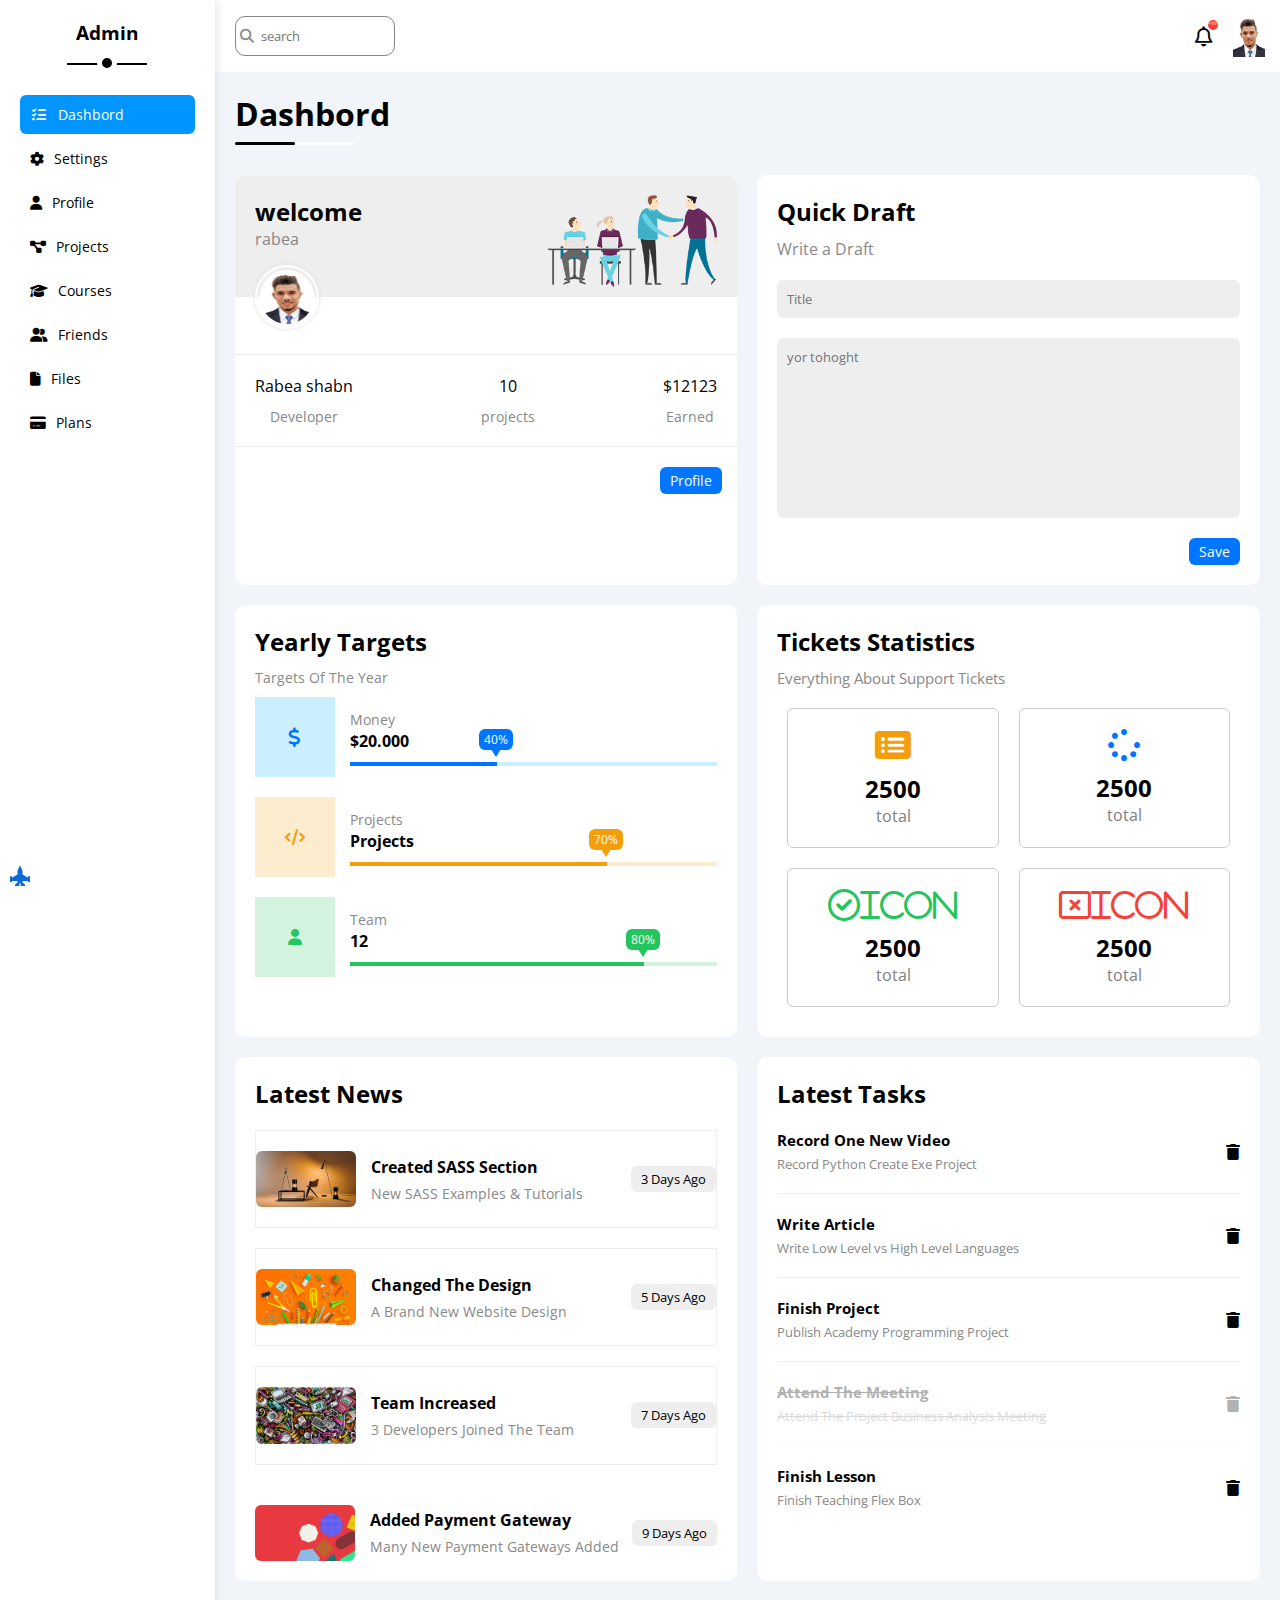
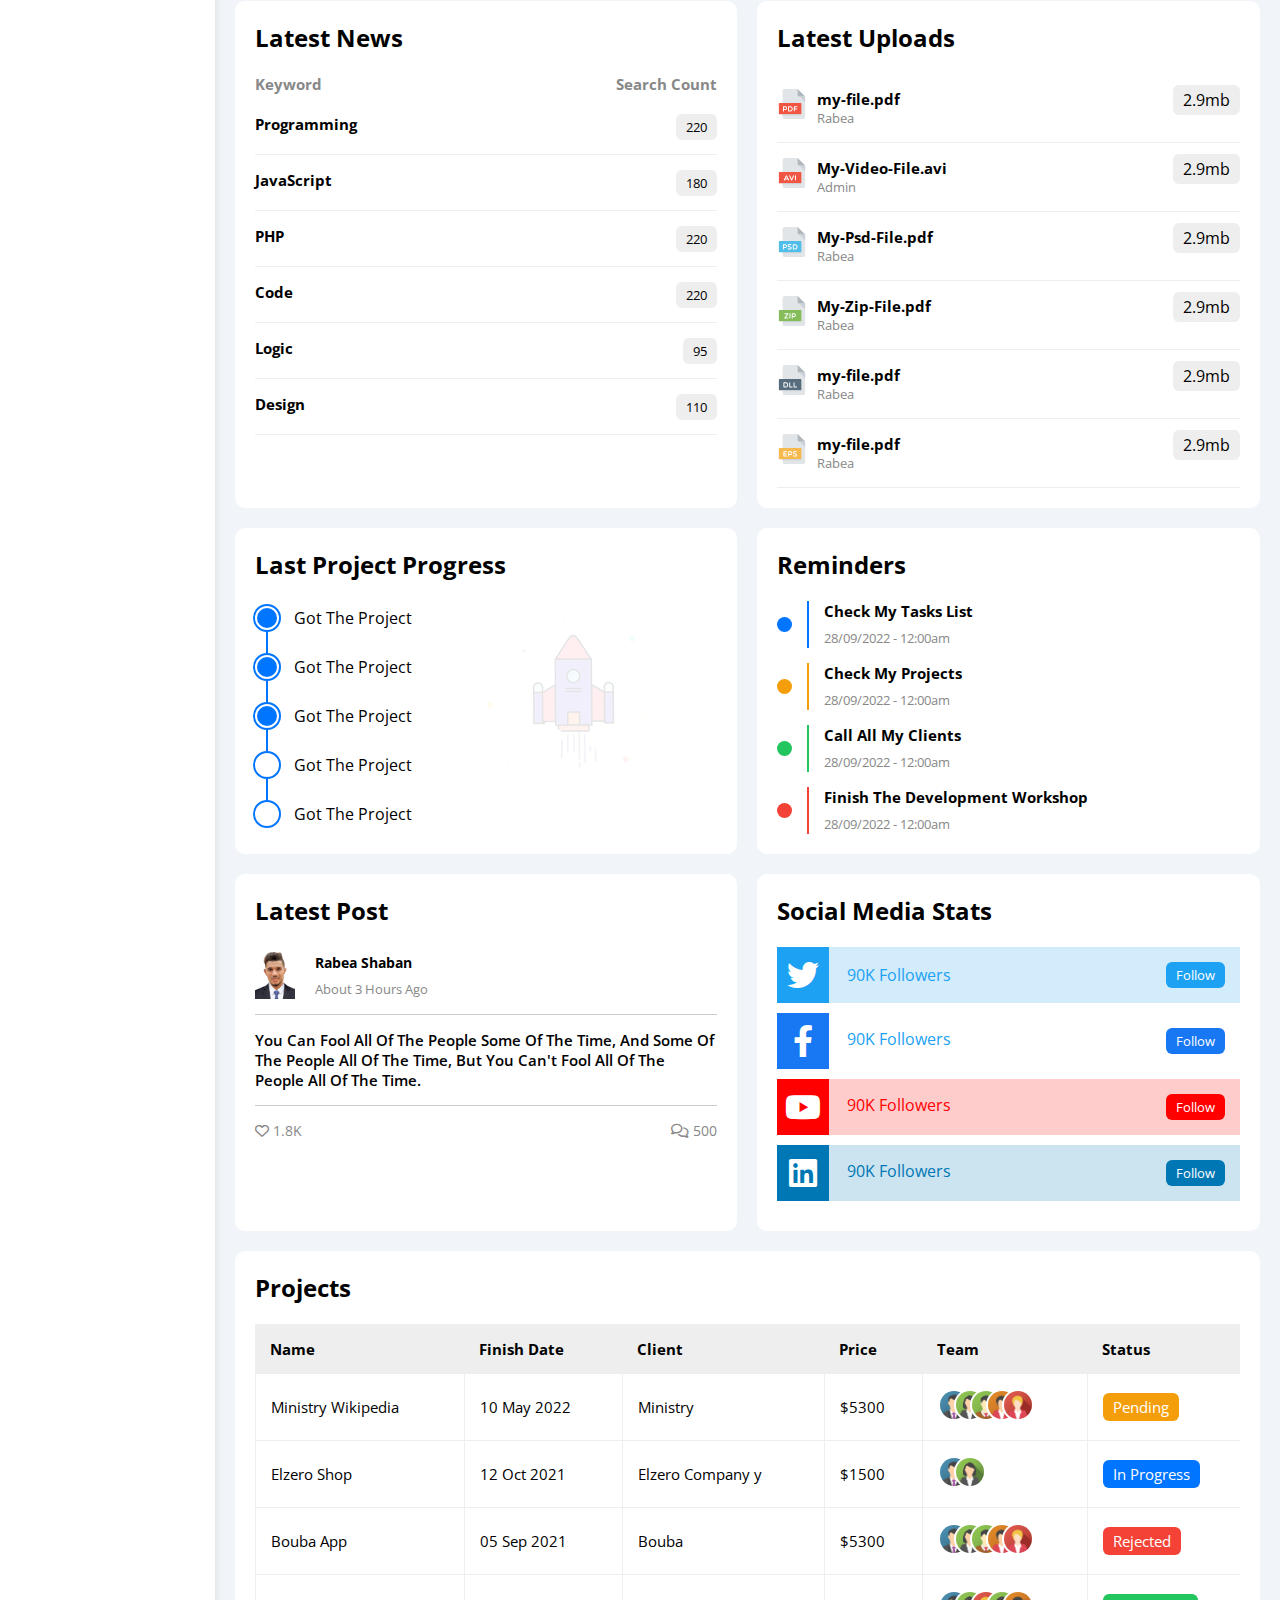
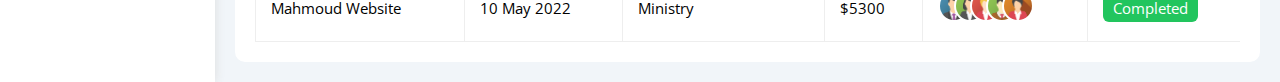
<file: index.html>
<!DOCTYPE html>
<html lang="en">
  <head>
    <meta charset="UTF-8" />
    <meta name="viewport" content="width=device-width, initial-scale=1.0" />
    <title>admin</title>

    <!-- ===== font Awesome ==== -->
    <link rel="stylesheet" href="css/all.min.css" />
    <!-- ======== css ======= -->
    <link rel="stylesheet" href="css/farmork.css" />
    <link rel="stylesheet" href="css/main.css" />
    <!-- ========= Google Fonts ====== -->
    <link rel="preconnect" href="https://fonts.googleapis.com" />
    <link rel="preconnect" href="https://fonts.gstatic.com" crossorigin />
    <link
      href="https://fonts.googleapis.com/css2?family=Open+Sans:ital,wght@0,300;0,400;0,500;0,600;0,700;0,800;1,300;1,400;1,500;1,600;1,700;1,800&display=swap"
      rel="stylesheet"
    />
  </head>
  <body>
    <div id="page" class="page d-flex">
      <div class="sidebar bg-white p-20 p-relative">
        <h3 class="p-relative text-c mt-0">Admin</h3>
        <ul>
          <li>
            <a
              class="actave align-center fs-14 c-black rad-6 p-10 w-100"
              href="index.html"
            >
              <i class="fa-solid fa-list-check fa-fw"></i>
              <span>Dashbord</span>
            </a>
          </li>

          <li>
            <a
              class="align-center fs-14 c-black rad-6 p-10 w-100"
              href="Settings.html"
            >
              <i class="fa-solid fa-gear"></i>
              <span>Settings</span>
            </a>
          </li>

          <li>
            <a
              class="align-center fs-14 c-black rad-6 p-10 w-100"
              href="Profile.html"
            >
              <i class="fa-solid fa-user"></i>
              <span>Profile</span>
            </a>
          </li>

          <li>
            <a
              class="align-center fs-14 c-black rad-6 p-10 w-100"
              href="Projects.html"
            >
              <i class="fa-solid fa-diagram-project"></i>
              <span>Projects</span>
            </a>
          </li>

          <li>
            <a
              class="align-center fs-14 c-black rad-6 p-10 w-100"
              href="Courses.html"
            >
              <i class="fa-solid fa-graduation-cap"></i>
              <span>Courses</span>
            </a>
          </li>

          <li>
            <a
              class="align-center fs-14 c-black rad-6 p-10 w-100"
              href="Friends.html"
            >
              <i class="fa-solid fa-user-group"></i>
              <span>Friends</span>
            </a>
          </li>

          <li>
            <a
              class="align-center fs-14 c-black rad-6 p-10 w-100"
              href="Files.html"
            >
              <i class="fa-solid fa-file"></i>
              <span class="fs-14">Files</span>
            </a>
          </li>

          <li>
            <a
              class="align-center fs-14 c-black rad-6 p-10 w-100"
              href="plans.html"
            >
              <i class="fa-solid fa-credit-card"></i>
              <span class="fs-14">Plans</span>
            </a>
          </li>
        </ul>

        <a class="top" href="#page"
          ><i class="fa-solid fa-jet-fighter-up"></i
        ></a>
      </div>

      <div class="content w-100">
        <!-- ======= Header ==== -->
        <header class="head bg-white p-15 align-center between-flex">
          <div class="search p-relative">
            <input class="p-10" type="search" placeholder="search" />
          </div>
          <div class="icons align-center">
            <span class="p-relative noification">
              <i class="fa-regular fa-bell fa-lg"></i>
            </span>
            <img src="imgs/avatar.png" alt="" />
          </div>
        </header>

        <h1 class="p-relative">Dashbord</h1>
        <!-- ========== wrapper ======= -->
        <div class="wrapper d-grid gap-20">
          <!-- ====== Welcome Widget ======= -->
          <div class="welcome bg-white rad-10 text-c-mobile block-mobile">
            <div class="intro p-20 between-flex bg-eee">
              <div>
                <h2 class="m-0">welcome</h2>
                <p class="c-grey mt-5">rabea</p>
              </div>
              <img class="hide-mobile" src="imgs/welcome.png" alt="" />
            </div>
            <img src="imgs/avatar.png" class="avatar" alt="" />
            <div
              class="body text-c d-flex between-flex p-20 mt-20 mb-20 block-mobile"
            >
              <p>
                Rabea shabn
                <span class="d-block c-grey fs-14 mt-10">Developer</span>
              </p>
              <p>10 <span class="d-block c-grey fs-14 mt-10">projects</span></p>
              <p>
                $12123 <span class="d-block c-grey fs-14 mt-10">Earned</span>
              </p>
            </div>
            <a
              href="profile.html"
              class="visit d-block fs-14 rad-6 bg-blue c-white w-fitContent btn-shape"
              >Profile</a
            >
          </div>

          <!-- ========= Quick Draft Widget ============= -->
          <div class="quick-Draft p-20 bg-white rad-10">
            <h2 class="mt-0 mb-10">Quick Draft</h2>
            <p class="mt-0 mb-20 c-grey">Write a Draft</p>
            <form action="">
              <input
                class="d-block p-10 mb-20 w-100 b-none bg-eee rad-6"
                type="text"
                placeholder="Title"
              />
              <textarea
                class="d-block p-10 mb-20 w-100 b-none bg-eee rad-6"
                placeholder="yor tohoght"
              ></textarea>
              <input
                type="submit"
                value="Save"
                class="save d-block fs-14 b-none bg-blue c-white w-fitContent btn-shape"
              />
            </form>
          </div>

          <!-- ======= Target ===== -->
          <div class="target p-20 bg-white rad-10">
            <h2 class="mt-0 mb-10">Yearly Targets</h2>
            <p class="c-grey fs-14 mt-0 mb-10">Targets Of The Year</p>

            <div class="target-row mb-20 blue center-flex">
              <div class="icon center-flex">
                <i class="fa-solid fa-dollar-sign fa-lg c-blue"></i>
              </div>

              <div class="detalis">
                <span class="fs-14 c-grey">Money</span>
                <span class="d-block mt-5 mb-10 fw-bold">$20.000</span>
                <div class="progress p-relative">
                  <span class="bg-blue blue" style="width: 40%">
                    <span class="bg-blue">40%</span>
                  </span>
                </div>
              </div>
            </div>

            <div class="target-row mb-20 orange center-flex">
              <div class="icon center-flex">
                <i class="fa-solid fa-code c-orange"></i>
              </div>

              <div class="detalis">
                <span class="fs-14 c-grey">Projects</span>
                <span class="d-block mt-5 mb-10 fw-bold">Projects</span>
                <div class="progress p-relative">
                  <span class="bg-orange orange" style="width: 70%">
                    <span class="bg-orange">70%</span>
                  </span>
                </div>
              </div>
            </div>

            <div class="target-row mb-20 green center-flex">
              <div class="icon center-flex">
                <i class="fa-solid fa-user c-green"></i>
              </div>

              <div class="detalis">
                <span class="fs-14 c-grey">Team</span>
                <span class="d-block mt-5 mb-10 fw-bold">12</span>
                <div class="progress p-relative">
                  <span class="bg-green green" style="width: 80%">
                    <span class="bg-green">80%</span>
                  </span>
                </div>
              </div>
            </div>
          </div>

          <!-- ===========Tickets ============= -->
          <section class="ticket p-20 bg-white rad-10">
            <h2 class="mt-0 mb-10">Tickets Statistics</h2>
            <p class="c-grey fs-15 mt-0 mb-10">
              Everything About Support Tickets
            </p>

            <div class="box d-grid p-10 gap-20">
              <div class="card">
                <i class="fa-solid fa-rectangle-list c-orange fa-2x"></i>
                <h2 class="mt-10">2500</h2>
                <p>total</p>
              </div>

              <div class="card">
                <i class="fa-solid fa-spinner fa-2x mb-10 c-blue"></i>
                <h2>2500</h2>
                <p>total</p>
              </div>

              <div class="card">
                <i class="fa-regular fa-circle-check fa-2x mb-10 c-green"
                  >icon</i
                >
                <h2>2500</h2>
                <p>total</p>
              </div>

              <div class="card">
                <i class="fa-regular fa-rectangle-xmark fa-2x mb-10 c-red"
                  >icon</i
                >
                <h2 class="">2500</h2>
                <p>total</p>
              </div>
            </div>
          </section>

          <!-- ======== Latest News ====== -->
          <section class="Latest-News p-20 bg-white rad-10 text-c-mobile">
            <h2 class="mt-0 mb-20">Latest News</h2>

            <div class="news-row d-flex align-center block-mobile">
              <img src="imgs/news-01.png" alt="" />

              <div class="info">
                <h3>Created SASS Section</h3>
                <p class="m-0 fs-14 c-grey">New SASS Examples & Tutorials</p>
              </div>
              <span class="btn-shape bg-eee fs-13 label d-block"
                >3 Days Ago
              </span>
            </div>

            <div class="news-row d-flex align-center block-mobile">
              <img src="imgs/news-02.png" alt="" />

              <div class="info">
                <h3>Changed The Design</h3>
                <p class="m-0 fs-14 c-grey">A Brand New Website Design</p>
              </div>
              <span class="btn-shape bg-eee fs-13 label d-block"
                >5 Days Ago
              </span>
            </div>

            <div class="news-row d-flex align-center block-mobile">
              <img src="imgs/news-04.png" alt="" />

              <div class="info">
                <h3>Team Increased</h3>
                <p class="m-0 fs-14 c-grey">3 Developers Joined The Team</p>
              </div>
              <span class="btn-shape bg-eee fs-13 label d-block"
                >7 Days Ago
              </span>
            </div>

            <div class="news-row d-flex align-center block-mobile">
              <img src="imgs/news-03.png" alt="" />

              <div class="info">
                <h3>Added Payment Gateway</h3>
                <p class="m-0 fs-14 c-grey">Many New Payment Gateways Added</p>
              </div>
              <span class="btn-shape bg-eee fs-13 label d-block"
                >9 Days Ago
              </span>
            </div>
          </section>

          <!-- ========== Latest Tasks ======== -->
          <section class="Tasks p-20 bg-white rad-10">
            <h2 class="mt-0 mb-20">Latest Tasks</h2>

            <div class="tasks-row d-flex between-flex align-center">
              <div class="info">
                <h3 class="mt-0 mb-5 fs-15">Record One New Video</h3>
                <p class="c-grey fs-13">Record Python Create Exe Project</p>
              </div>
              <div>
                <i class="fa-solid fa-trash delet"></i>
              </div>
            </div>

            <div class="tasks-row d-flex between-flex align-center">
              <div class="info">
                <h3 class="mt-0 mb-5 fs-15">Write Article</h3>
                <p class="c-grey fs-13">
                  Write Low Level vs High Level Languages
                </p>
              </div>
              <div>
                <i class="fa-solid fa-trash delet"></i>
              </div>
            </div>

            <div class="tasks-row d-flex between-flex align-center">
              <div class="info">
                <h3 class="mt-0 mb-5 fs-15">Finish Project</h3>
                <p class="c-grey fs-13">Publish Academy Programming Project</p>
              </div>
              <div>
                <i class="fa-solid fa-trash delet"></i>
              </div>
            </div>

            <div class="tasks-row done d-flex between-flex align-center">
              <div class="info">
                <h3 class="mt-0 mb-5 fs-15">Attend The Meeting</h3>
                <p class="c-grey fs-13">
                  Attend The Project Business Analysis Meeting
                </p>
              </div>
              <div>
                <i class="fa-solid fa-trash delet"></i>
              </div>
            </div>

            <div class="tasks-row d-flex between-flex align-center">
              <div class="info">
                <h3 class="mt-0 mb-5 fs-15">Finish Lesson</h3>
                <p class="c-grey fs-13">Finish Teaching Flex Box</p>
              </div>
              <div>
                <i class="fa-solid fa-trash delet"></i>
              </div>
            </div>
          </section>

          <!-- ========= Top Search Items ======= -->
          <section class="Search-Items p-20 bg-white rad-10">
            <h2 class="mt-0 mb-20">Latest News</h2>

            <div class="search-Head d-flex between-flex align-center">
              <div class="keyword">
                <h2 class="fs-15 c-grey mt-0 mb-5">Keyword</h2>
              </div>
              <div class="count">
                <h2 class="fs-15 c-grey mt-0 mb-5">Search Count</h2>
              </div>
            </div>

            <div class="item p-tb-15 d-flex between-flex align-center">
              <div class="keyword">
                <h2 class="fs-15 mt-0 mb-5">Programming</h2>
              </div>
              <div class="count">
                <span class="bg-eee fs-13 btn-shape">220</span>
              </div>
            </div>

            <div class="item p-tb-15 d-flex between-flex align-center">
              <div class="keyword">
                <h2 class="fs-15 mt-0 mb-5">JavaScript</h2>
              </div>
              <div class="count">
                <span class="bg-eee fs-13 btn-shape">180</span>
              </div>
            </div>

            <div class="item p-tb-15 d-flex between-flex align-center">
              <div class="keyword">
                <h2 class="fs-15 mt-0 mb-5">PHP</h2>
              </div>
              <div class="count">
                <span class="bg-eee fs-13 btn-shape">220</span>
              </div>
            </div>

            <div class="item p-tb-15 d-flex between-flex align-center">
              <div class="keyword">
                <h2 class="fs-15 mt-0 mb-5">Code</h2>
              </div>
              <div class="count">
                <span class="bg-eee fs-13 btn-shape">220</span>
              </div>
            </div>

            <div class="item p-tb-15 d-flex between-flex align-center">
              <div class="keyword">
                <h2 class="fs-15 mt-0 mb-5">Logic</h2>
              </div>
              <div class="count">
                <span class="bg-eee fs-13 btn-shape">95</span>
              </div>
            </div>

            <div class="item p-tb-15 d-flex between-flex align-center">
              <div class="keyword">
                <h2 class="fs-15 mt-0 mb-5">Design</h2>
              </div>
              <div class="count">
                <span class="bg-eee fs-13 btn-shape">110</span>
              </div>
            </div>
          </section>

          <!-- ======= Latest Uploads ======== -->
          <section class="Latest-Uploads p-20 bg-white rad-10">
            <h2 class="mt-0 mb-20">Latest Uploads</h2>

            <div class="uploads p-tb-15 d-flex between-flex">
              <div class="icon">
                <img src="imgs/pdf.svg" alt="" />
              </div>
              <div class="info">
                <p class="fs-15 fw-bold">my-file.pdf</p>
                <p class="fs-13 c-grey">Rabea</p>
              </div>
              <div class="storge">
                <span class="bg-eee btn-shape">2.9mb </span>
              </div>
            </div>

            <div class="uploads p-tb-15 d-flex between-flex">
              <div class="icon">
                <img src="imgs/avi.svg" alt="" />
              </div>
              <div class="info">
                <p class="fs-15 fw-bold">My-Video-File.avi</p>
                <p class="fs-13 c-grey">Admin</p>
              </div>
              <div class="storge">
                <span class="bg-eee btn-shape">2.9mb </span>
              </div>
            </div>

            <div class="uploads p-tb-15 d-flex between-flex">
              <div class="icon">
                <img src="imgs/psd.svg" alt="" />
              </div>
              <div class="info">
                <p class="fs-15 fw-bold">My-Psd-File.pdf</p>
                <p class="fs-13 c-grey">Rabea</p>
              </div>
              <div class="storge">
                <span class="bg-eee btn-shape">2.9mb </span>
              </div>
            </div>

            <div class="uploads p-tb-15 d-flex between-flex">
              <div class="icon">
                <img src="imgs/zip.svg" alt="" />
              </div>
              <div class="info">
                <p class="fs-15 fw-bold">My-Zip-File.pdf</p>
                <p class="fs-13 c-grey">Rabea</p>
              </div>
              <div class="storge">
                <span class="bg-eee btn-shape">2.9mb </span>
              </div>
            </div>

            <div class="uploads p-tb-15 d-flex between-flex">
              <div class="icon">
                <img src="imgs/dll.svg" alt="" />
              </div>
              <div class="info">
                <p class="fs-15 fw-bold">my-file.pdf</p>
                <p class="fs-13 c-grey">Rabea</p>
              </div>
              <div class="storge">
                <span class="bg-eee btn-shape">2.9mb </span>
              </div>
            </div>

            <div class="uploads p-tb-15 d-flex between-flex">
              <div class="icon">
                <img src="imgs/eps.svg" alt="" />
              </div>
              <div class="info">
                <p class="fs-15 fw-bold">my-file.pdf</p>
                <p class="fs-13 c-grey">Rabea</p>
              </div>
              <div class="storge">
                <span class="bg-eee btn-shape">2.9mb </span>
              </div>
            </div>
          </section>

          <!-- ========= Last Project Progress =======  -->

          <section class="Last-Project p-relative p-20 bg-white rad-10">
            <h2 class="mt-0 mb-20">Last Project Progress</h2>
            <ul class="m-0 p-relative">
              <li class="mt-25 align-center done">Got The Project</li>
              <li class="mt-25 align-center done">Got The Project</li>
              <li class="mt-25 align-center done">Got The Project</li>
              <li class="mt-25 align-center current">Got The Project</li>
              <li class="mt-25 align-center">Got The Project</li>
            </ul>
            <img
              class="launch-icon hide-mobile"
              src="imgs/project.png"
              alt=""
            />
          </section>

          <!-- ========== Reminders ============ -->
          <section class="Reminders p-20 bg-white rad-10 p-relative">
            <h2 class="mt-0 mb-20">Reminders</h2>
            <ul class="m-0">
              <li class="d-flex align-center mt-15">
                <span class="kay bg-blue mr-15 d-block rad-half"></span>
                <div class="pl-15 blue">
                  <p class="fw-bold fs-15 mt-0 mb-5">Check My Tasks List</p>
                  <span class="c-grey fs-13">28/09/2022 - 12:00am </span>
                </div>
              </li>

              <li class="d-flex align-center mt-15">
                <span class="kay bg-orange mr-15 d-block rad-half"></span>
                <div class="pl-15 orange">
                  <p class="fw-bold fs-15 mt-0 mb-5">Check My Projects</p>
                  <span class="c-grey fs-13">28/09/2022 - 12:00am </span>
                </div>
              </li>

              <li class="d-flex align-center mt-15">
                <span class="kay bg-green mr-15 d-block rad-half"></span>
                <div class="pl-15 green">
                  <p class="fw-bold fs-15 mt-0 mb-5">Call All My Clients</p>
                  <span class="c-grey fs-13">28/09/2022 - 12:00am </span>
                </div>
              </li>

              <li class="d-flex align-center mt-15">
                <span class="kay bg-red mr-15 d-block rad-half"></span>
                <div class="pl-15 red">
                  <p class="fw-bold fs-15 mt-0 mb-5">
                    Finish The Development Workshop
                  </p>
                  <span class="c-grey fs-13">28/09/2022 - 12:00am </span>
                </div>
              </li>
            </ul>
          </section>

          <!-- ========== Latest Post =========== -->
          <section class="posts p-20 bg-white rad-10 p-relative">
            <h2 class="mt-0 mb-20">Latest Post</h2>
            <div class="postsBox d-flex align-center pb-10">
              <div class="img">
                <img src="imgs/avatar.png" alt="" />
              </div>

              <div class="info">
                <p class="fs-14 fw-bold m-0 mb-5">Rabea Shaban</p>
                <span class="c-grey fs-13">About 3 Hours Ago </span>
              </div>
            </div>
            <p class="border-bottom p-tb-15 fs-15">
              You Can Fool All Of The People Some Of The Time, And Some Of The
              People All Of The Time, But You Can't Fool All Of The People All
              Of The Time.
            </p>
            <div class="d-flex pt-15 between-flex align-center">
              <span class="c-grey fs-14">
                <i class="fa-regular fa-heart"></i>
                1.8K</span
              >
              <span class="c-grey fs-14">
                <i class="fa-regular fa-comments"></i>
                500</span
              >
            </div>
          </section>

          <!-- =============== Social Media Stats ============= -->
          <section class="Social-Media p-20 bg-white rad-10 p-relative">
            <h2 class="mt-0 mb-20">Social Media Stats</h2>

            <div
              class="box twitter p-15 p-relative mb-10 between-flex align-center"
            >
              <i
                class="icon fa-brands fa-twitter fa-2x c-white h-full center-flex"
              ></i>
              <span>90K Followers</span>
              <a class="fs-13 c-white btn-shape" href="#">Follow</a>
            </div>

            <div class="box facebook p-15 p-relative mb-10 between-flex">
              <i
                class="icon fa-brands fa-facebook-f fa-2x c-white h-full center-flex"
              ></i>
              <span>90K Followers </span>
              <a class="fs-13 c-white btn-shape" href="">Follow</a>
            </div>

            <div class="box youtube p-15 p-relative mb-10 between-flex">
              <i
                class="icon fa-brands fa-youtube fa-2x c-white h-full center-flex"
              ></i>
              <span>90K Followers </span>
              <a class="fs-13 c-white btn-shape" href="">Follow</a>
            </div>

            <div class="box linkedin p-15 p-relative mb-10 between-flex">
              <i
                class="icon fa-brands fa-linkedin fa-2x c-white h-full center-flex"
              ></i>
              <span>90K Followers </span>
              <a class="fs-13 c-white btn-shape" href="">Follow</a>
            </div>
          </section>

          <!-- =============== Table Projects ========================= -->
        </div>
        
        <section class="Projects p-20 m-20 bg-white rad-10">
          <h2 class="mt-0 mb-20">Projects</h2>

          <div class="responsive-Table">
            <table class="w-100 fs-15">
              <thead>
                <tr>
                  <td>Name</td>
                  <td>Finish Date</td>
                  <td>Client</td>
                  <td>Price</td>
                  <td>Team</td>
                  <td>Status</td>
                </tr>
              </thead>

              <tbody>
                <tr>
                  <td>Ministry Wikipedia</td>
                  <td>10 May 2022</td>
                  <td>Ministry</td>
                  <td>$5300</td>
                  <td>
                    <img src="imgs/team-01.png" alt="" />
                    <img src="imgs/team-02.png" alt="" />
                    <img src="imgs/team-03.png" alt="" />
                    <img src="imgs/team-04.png" alt="" />
                    <img src="imgs/team-05.png" alt="" />
                  </td>
                  <td>
                    <span class="label bg-orange c-white btn-shape"
                      >Pending</span
                    >
                  </td>
                </tr>

                <tr>
                  <td>Elzero Shop</td>
                  <td>12 Oct 2021</td>
                  <td>Elzero Company y</td>
                  <td>$1500</td>
                  <td>
                    <img src="imgs/team-01.png" alt="" />
                    <img src="imgs/team-02.png" alt="" />
                  </td>
                  <td>
                    <span class="label bg-blue c-white btn-shape"
                      >In Progress
                    </span>
                  </td>
                </tr>

                <tr>
                  <td>Bouba App</td>
                  <td>05 Sep 2021</td>
                  <td>Bouba</td>
                  <td>$5300</td>
                  <td>
                    <img src="imgs/team-01.png" alt="" />
                    <img src="imgs/team-02.png" alt="" />
                    <img src="imgs/team-03.png" alt="" />
                    <img src="imgs/team-04.png" alt="" />
                    <img src="imgs/team-05.png" alt="" />
                  </td>
                  <td>
                    <span class="label bg-red c-white btn-shape"
                      >Rejected
                    </span>
                  </td>
                </tr>

                <tr>
                  <td>Mahmoud Website</td>
                  <td>10 May 2022</td>
                  <td>Ministry</td>
                  <td>$5300</td>
                  <td>
                    <img src="imgs/team-01.png" alt="" />
                    <img src="imgs/team-02.png" alt="" />
                    <img src="imgs/team-05.png" alt="" />
                    <img src="imgs/team-03.png" alt="" />
                    <img src="imgs/team-04.png" alt="" />
                  </td>
                  <td>
                    <span class="label bg-green c-white btn-shape"
                      >Completed</span
                    >
                  </td>
                </tr>
              </tbody>
            </table>
          </div>
        </section>
      </div>
    </div>
  </body>
</html>
</file>
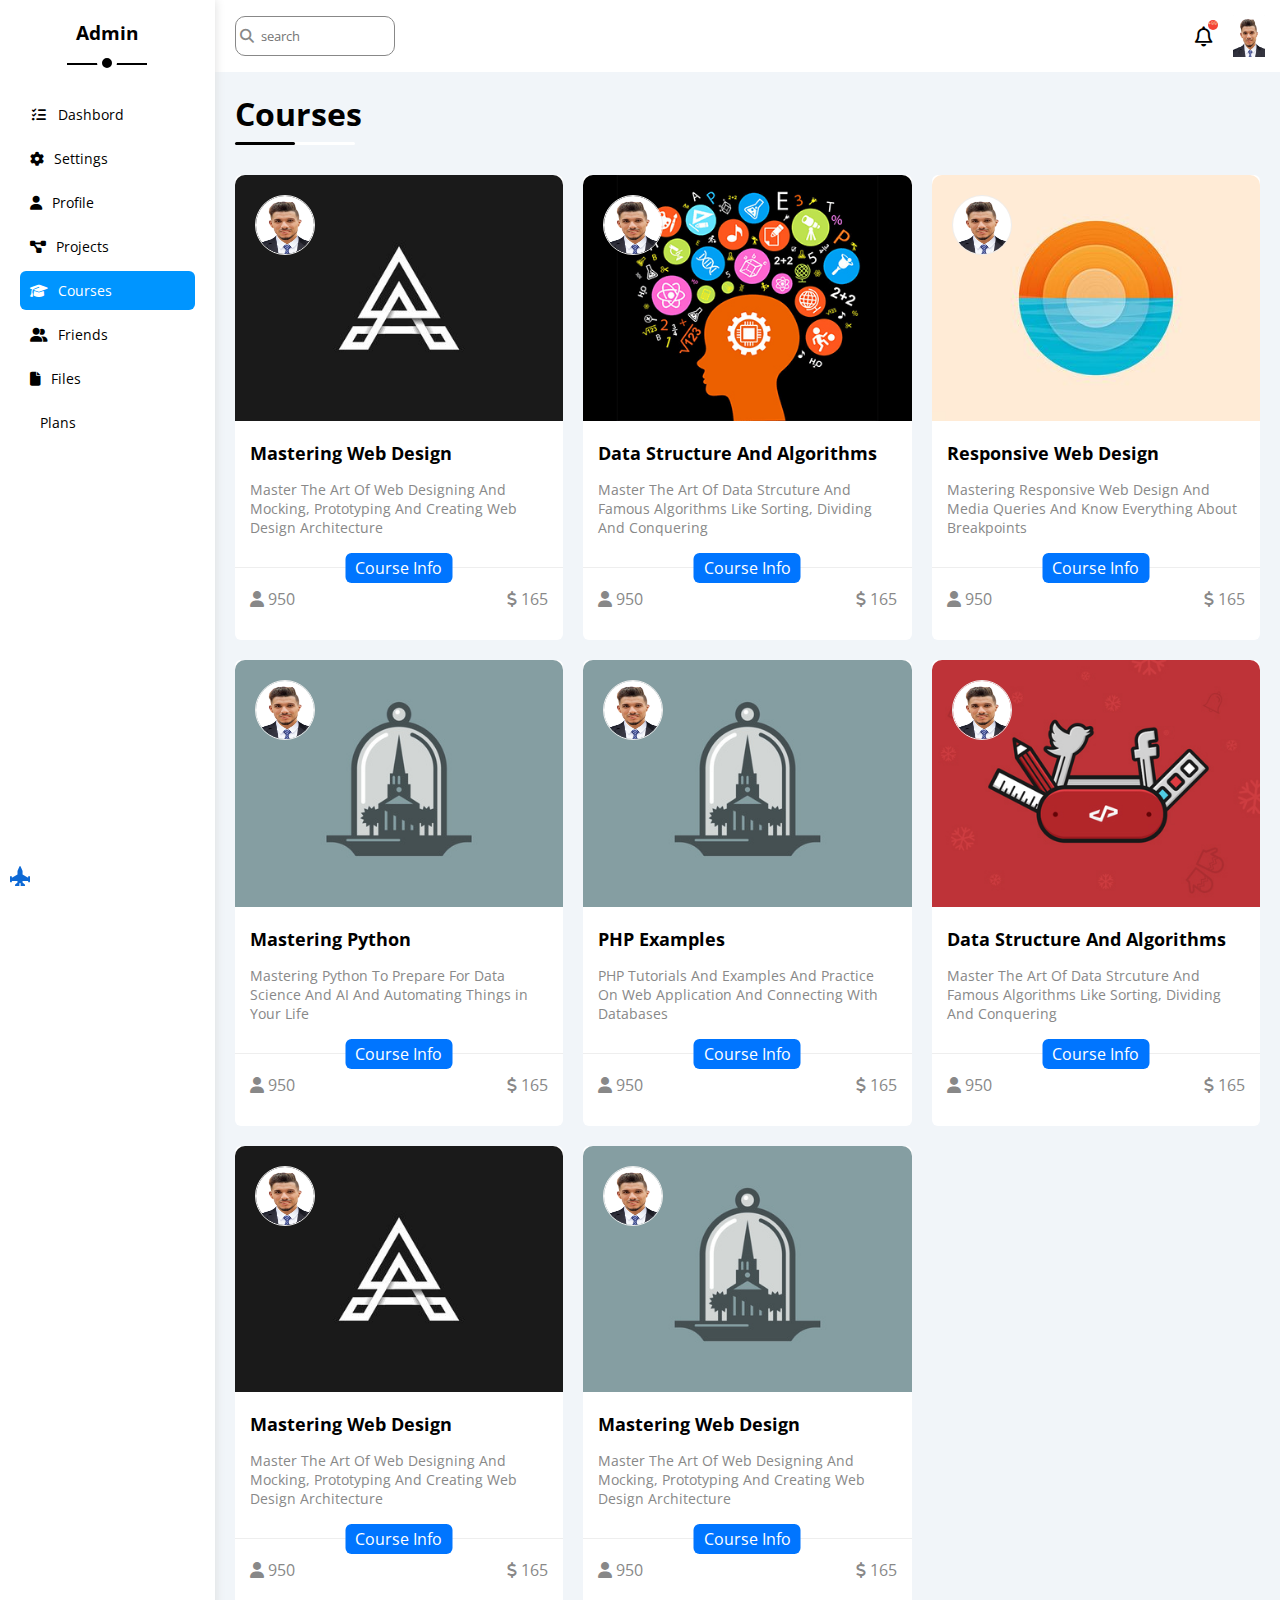
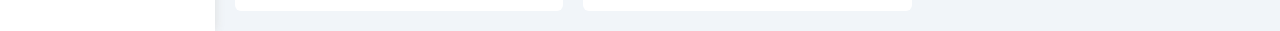
<file: Courses.html>
<!DOCTYPE html>
<html lang="en">
  <head>
    <meta charset="UTF-8" />
    <meta name="viewport" content="width=device-width, initial-scale=1.0" />
    <title>admin</title>

    <!-- ===== font Awesome ==== -->
    <link rel="stylesheet" href="css/all.min.css" />
    <!-- ======== css ======= -->
    <link rel="stylesheet" href="css/farmork.css" />
    <link rel="stylesheet" href="css/main.css" />
    <!-- ========= Google Fonts ====== -->
    <link rel="preconnect" href="https://fonts.googleapis.com" />
    <link rel="preconnect" href="https://fonts.gstatic.com" crossorigin />
    <link
      href="https://fonts.googleapis.com/css2?family=Open+Sans:ital,wght@0,300;0,400;0,500;0,600;0,700;0,800;1,300;1,400;1,500;1,600;1,700;1,800&display=swap"
      rel="stylesheet"
    />
  </head>
  <body>
    <div id="page" class="page d-flex">
      <div class="sidebar bg-white p-20 p-relative">
        <h3 class="p-relative text-c mt-0">Admin</h3>
        <ul>
          <li>
            <a
              class="align-center fs-14 c-black rad-6 p-10 w-100"
              href="index.html"
            >
              <i class="fa-solid fa-list-check fa-fw"></i>
              <span>Dashbord</span>
            </a>
          </li>

          <li>
            <a
              class="align-center fs-14 c-black rad-6 p-10 w-100"
              href="Settings.html"
            >
              <i class="fa-solid fa-gear"></i>
              <span>Settings</span>
            </a>
          </li>

          <li>
            <a
              class="align-center fs-14 c-black rad-6 p-10 w-100"
              href="Profile.html"
            >
              <i class="fa-solid fa-user"></i>
              <span>Profile</span>
            </a>
          </li>

          <li>
            <a
              class="align-center fs-14 c-black rad-6 p-10 w-100"
              href="Projects.html"
            >
              <i class="fa-solid fa-diagram-project"></i>
              <span>Projects</span>
            </a>
          </li>

          <li>
            <a
              class="actave align-center fs-14 c-black rad-6 p-10 w-100"
              href="Courses.html"
            >
              <i class="fa-solid fa-graduation-cap"></i>
              <span>Courses</span>
            </a>
          </li>

          <li>
            <a
              class="align-center fs-14 c-black rad-6 p-10 w-100"
              href="Friends.html"
            >
              <i class="fa-solid fa-user-group"></i>
              <span>Friends</span>
            </a>
          </li>

          <li>
            <a
              class="align-center fs-14 c-black rad-6 p-10 w-100"
              href="Files.html"
            >
              <i class="fa-solid fa-file"></i>
              <span class="fs-14">Files</span>
            </a>
          </li>
          <li>
            <a
              class="align-center fs-14 c-black rad-6 p-10 w-100"
              href="Plans.html
            >
              <i class="fa-solid fa-credit-card"></i>
              <span class="fs-14">Plans</span>
            </a>
          </li>
        </ul>

        <a class="top" href="#page"
          ><i class="fa-solid fa-jet-fighter-up"></i
        ></a>
      </div>

      <div class="content w-100">
        <!-- ======= Header ==== -->
        <header class="head bg-white p-15 align-center between-flex">
          <div class="search p-relative">
            <input class="p-10" type="search" placeholder="search" />
          </div>
          <div class="icons align-center">
            <span class="p-relative noification">
              <i class="fa-regular fa-bell fa-lg"></i>
            </span>
            <img src="imgs/avatar.png" alt="" />
          </div>
        </header>
        <h1 class="p-relative">Courses</h1>

        <!-- ======= Page Courses ======== -->
        <section class="page-Courses d-grid m-20 gap-20">
          <div class="card-box p-relative bg-white pb-10 rad-6">
            <img class="cavar" src="imgs/course-01.jpg" alt="" />
            <img class="logo" src="imgs/avatar.png" alt="" />
            <div class="info">
              <h2>Mastering Web Design</h2>
              <p class="c-grey fs-14">
                Master The Art Of Web Designing And Mocking, Prototyping And
                Creating Web Design Architecture
              </p>
            </div>
            <div class="between-flex foter c-grey p-relative">
              <div>
                <i class="fa-solid fa-user"></i>
                950
              </div>

              <div>
                <i class="fa-solid fa-dollar-sign"></i>
                165
              </div>
              <a class="btn-shape bg-blue c-white" href="">Course Info </a>
            </div>
          </div>

          <div class="card-box p-relative bg-white pb-10 rad-6">
            <img class="cavar" src="imgs/course-02.jpg" alt="" />
            <img class="logo" src="imgs/avatar.png" alt="" />
            <div class="info">
              <h2>Data Structure And Algorithms</h2>
              <p class="c-grey fs-14">
                Master The Art Of Data Strcuture And Famous Algorithms Like
                Sorting, Dividing And Conquering
              </p>
            </div>
            <div class="between-flex foter c-grey p-relative">
              <div>
                <i class="fa-solid fa-user"></i>
                950
              </div>

              <div>
                <i class="fa-solid fa-dollar-sign"></i>
                165
              </div>
              <a class="btn-shape bg-blue c-white" href="">Course Info </a>
            </div>
          </div>

          <div class="card-box p-relative bg-white pb-10 rad-6">
            <img class="cavar" src="imgs/course-03.jpg" alt="" />
            <img class="logo" src="imgs/avatar.png" alt="" />
            <div class="info">
              <h2>Responsive Web Design</h2>
              <p class="c-grey fs-14">
                Mastering Responsive Web Design And Media Queries And Know
                Everything About Breakpoints
              </p>
            </div>
            <div class="between-flex foter c-grey p-relative">
              <div>
                <i class="fa-solid fa-user"></i>
                950
              </div>

              <div>
                <i class="fa-solid fa-dollar-sign"></i>
                165
              </div>
              <a class="btn-shape bg-blue c-white" href="">Course Info </a>
            </div>
          </div>

          <div class="card-box p-relative bg-white pb-10 rad-6">
            <img class="cavar" src="imgs/course-04.jpg" alt="" />
            <img class="logo" src="imgs/avatar.png" alt="" />
            <div class="info">
              <h2>Mastering Python</h2>
              <p class="c-grey fs-14">
                Mastering Python To Prepare For Data Science And AI And
                Automating Things in Your Life
              </p>
            </div>
            <div class="between-flex foter c-grey p-relative">
              <div>
                <i class="fa-solid fa-user"></i>
                950
              </div>

              <div>
                <i class="fa-solid fa-dollar-sign"></i>
                165
              </div>
              <a class="btn-shape bg-blue c-white" href="">Course Info </a>
            </div>
          </div>

          <div class="card-box p-relative bg-white pb-10 rad-6">
            <img class="cavar" src="imgs/course-04.jpg" alt="" />
            <img class="logo" src="imgs/avatar.png" alt="" />
            <div class="info">
              <h2>PHP Examples</h2>
              <p class="c-grey fs-14">
                PHP Tutorials And Examples And Practice On Web Application And
                Connecting With Databases
              </p>
            </div>
            <div class="between-flex foter c-grey p-relative">
              <div>
                <i class="fa-solid fa-user"></i>
                950
              </div>

              <div>
                <i class="fa-solid fa-dollar-sign"></i>
                165
              </div>
              <a class="btn-shape bg-blue c-white" href="">Course Info </a>
            </div>
          </div>

          <div class="card-box p-relative bg-white pb-10 rad-6">
            <img class="cavar" src="imgs/course-05.jpg" alt="" />
            <img class="logo" src="imgs/avatar.png" alt="" />
            <div class="info">
              <h2>Data Structure And Algorithms</h2>
              <p class="c-grey fs-14">
                Master The Art Of Data Strcuture And Famous Algorithms Like
                Sorting, Dividing And Conquering
              </p>
            </div>
            <div class="between-flex foter c-grey p-relative">
              <div>
                <i class="fa-solid fa-user"></i>
                950
              </div>

              <div>
                <i class="fa-solid fa-dollar-sign"></i>
                165
              </div>
              <a class="btn-shape bg-blue c-white" href="">Course Info </a>
            </div>
          </div>

          <div class="card-box p-relative bg-white pb-10 rad-6">
            <img class="cavar" src="imgs/course-01.jpg" alt="" />
            <img class="logo" src="imgs/avatar.png" alt="" />
            <div class="info">
              <h2>Mastering Web Design</h2>
              <p class="c-grey fs-14">
                Master The Art Of Web Designing And Mocking, Prototyping And
                Creating Web Design Architecture
              </p>
            </div>
            <div class="between-flex foter c-grey p-relative">
              <div>
                <i class="fa-solid fa-user"></i>
                950
              </div>

              <div>
                <i class="fa-solid fa-dollar-sign"></i>
                165
              </div>
              <a class="btn-shape bg-blue c-white" href="">Course Info </a>
            </div>
          </div>

          <div class="card-box p-relative bg-white pb-10 rad-6">
            <img class="cavar" src="imgs/course-04.jpg" alt="" />
            <img class="logo" src="imgs/avatar.png" alt="" />
            <div class="info">
              <h2>Mastering Web Design</h2>
              <p class="c-grey fs-14">
                Master The Art Of Web Designing And Mocking, Prototyping And
                Creating Web Design Architecture
              </p>
            </div>
            <div class="between-flex foter c-grey p-relative">
              <div>
                <i class="fa-solid fa-user"></i>
                950
              </div>

              <div>
                <i class="fa-solid fa-dollar-sign"></i>
                165
              </div>
              <a class="btn-shape bg-blue c-white" href="">Course Info </a>
            </div>
          </div>
        </section>
      </div>
    </div>
  </body>
</html>
</file>
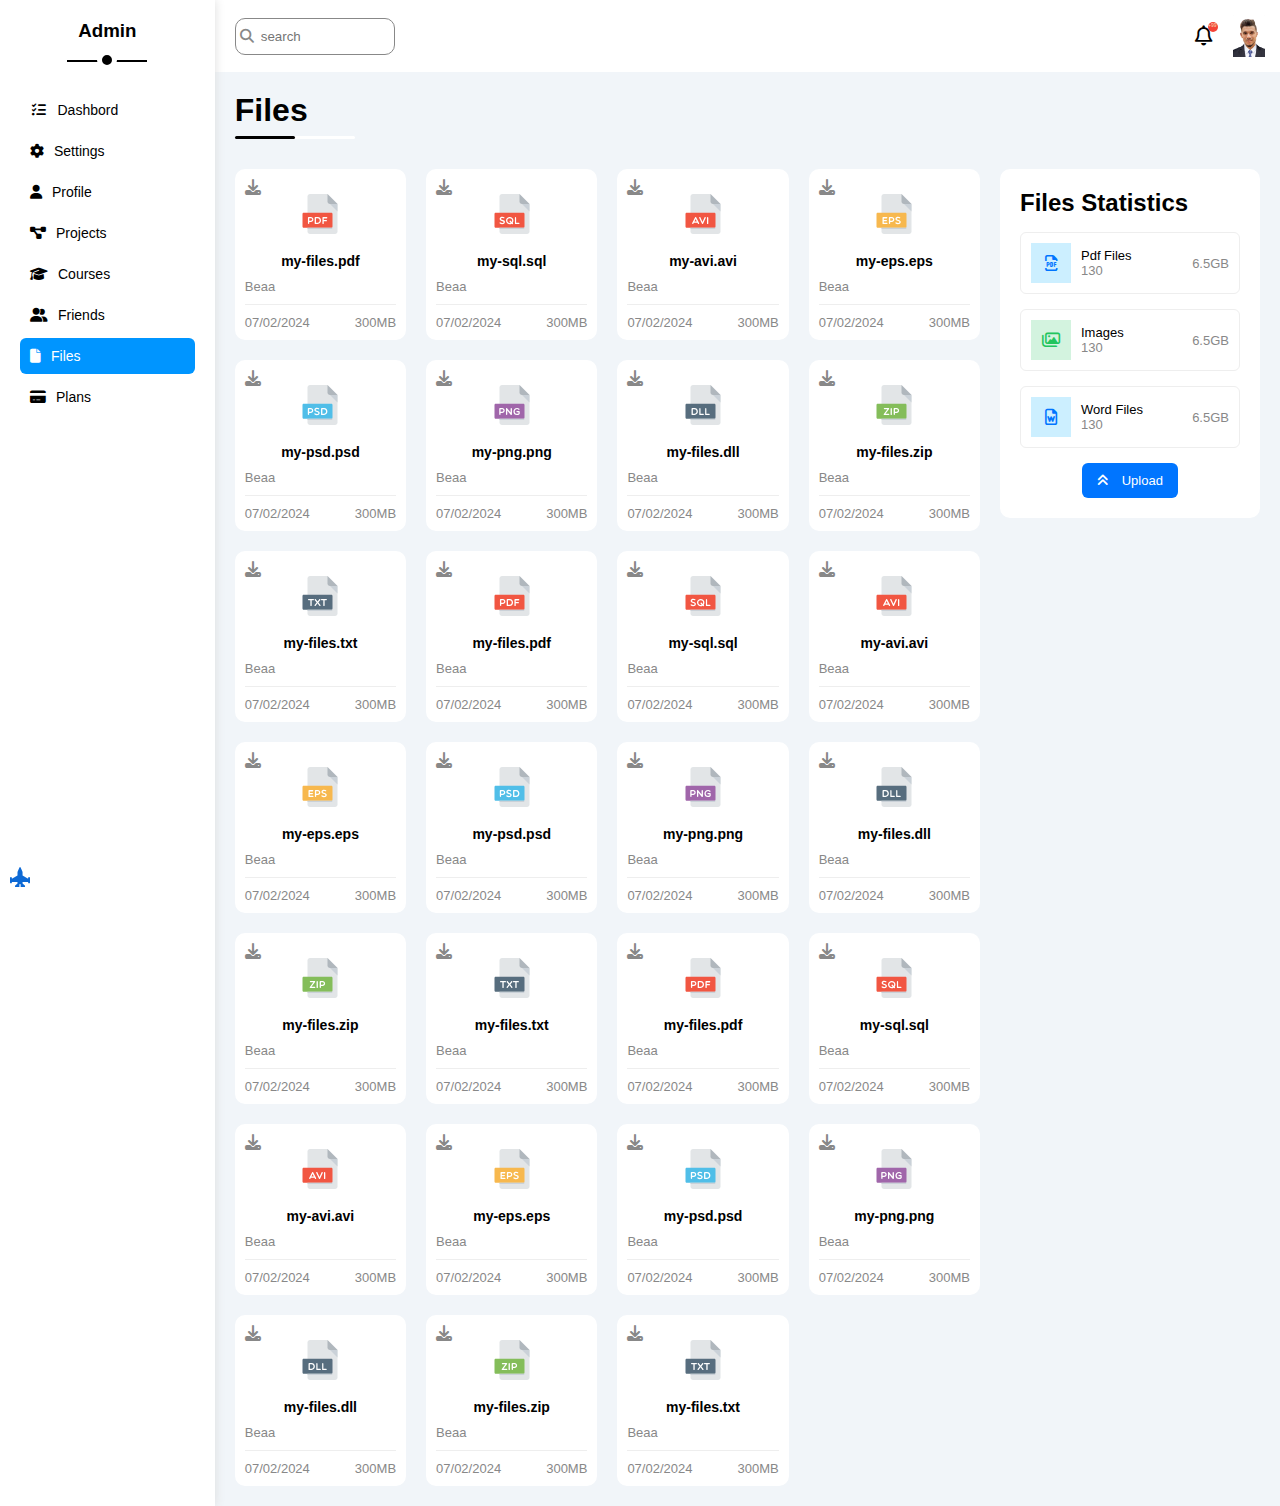
<file: Files.html>
<!DOCTYPE html>
<html lang="en">
  <head>
    <meta charset="UTF-8" />
    <meta name="viewport" content="width=device-width, initial-scale=1.0" />
    <title>admin</title>

    <!-- ===== font Awesome ==== -->
    <link rel="stylesheet" href="css/all.min.css" />
    <!-- ======== css ======= -->
    <link rel="stylesheet" href="css/farmork.css" />
    <link rel="stylesheet" href="css/main.css" />
    <!-- ========= Google Fonts ====== -->
    <!-- <link rel="preconnect" href="https://fonts.googleapis.com" />
    <link rel="preconnect" href="https://fonts.gstatic.com" crossorigin />
    <link
      href="https://fonts.googleapis.com/css2?family=Open+Sans:ital,wght@0,300;0,400;0,500;0,600;0,700;0,800;1,300;1,400;1,500;1,600;1,700;1,800&display=swap"
      rel="stylesheet"
    /> -->
  </head>
  <body>
    <div id="page" class="page d-flex">
      <div class="sidebar bg-white p-20 p-relative">
        <h3 class="p-relative text-c mt-0">Admin</h3>
        <ul>
          <li>
            <a
              class="align-center fs-14 c-black rad-6 p-10 w-100"
              href="index.html"
            >
              <i class="fa-solid fa-list-check fa-fw"></i>
              <span>Dashbord</span>
            </a>
          </li>

          <li>
            <a
              class="align-center fs-14 c-black rad-6 p-10 w-100"
              href="Settings.html"
            >
              <i class="fa-solid fa-gear"></i>
              <span>Settings</span>
            </a>
          </li>

          <li>
            <a
              class="align-center fs-14 c-black rad-6 p-10 w-100"
              href="Profile.html"
            >
              <i class="fa-solid fa-user"></i>
              <span>Profile</span>
            </a>
          </li>

          <li>
            <a
              class="align-center fs-14 c-black rad-6 p-10 w-100"
              href="Projects.html"
            >
              <i class="fa-solid fa-diagram-project"></i>
              <span>Projects</span>
            </a>
          </li>

          <li>
            <a
              class="align-center fs-14 c-black rad-6 p-10 w-100"
              href="Courses.html"
            >
              <i class="fa-solid fa-graduation-cap"></i>
              <span>Courses</span>
            </a>
          </li>

          <li>
            <a
              class="align-center fs-14 c-black rad-6 p-10 w-100"
              href="Friends.html"
            >
              <i class="fa-solid fa-user-group"></i>
              <span>Friends</span>
            </a>
          </li>

          <li>
            <a
              class="actave align-center fs-14 c-black rad-6 p-10 w-100"
              href="Files.html"
            >
              <i class="fa-solid fa-file"></i>
              <span class="fs-14">Files</span>
            </a>
          </li>
          <li>
            <a
              class="align-center fs-14 c-black rad-6 p-10 w-100"
              href="plans.html"
            >
              <i class="fa-solid fa-credit-card"></i>
              <span class="fs-14">Plans</span>
            </a>
          </li>
        </ul>

        <a class="top" href="#page"
          ><i class="fa-solid fa-jet-fighter-up"></i
        ></a>
      </div>

      <div class="content w-100">
        <!-- ======= Header ==== -->
        <header class="head bg-white p-15 align-center between-flex">
          <div class="search p-relative">
            <input class="p-10" type="search" placeholder="search" />
          </div>
          <div class="icons align-center">
            <span class="p-relative noification">
              <i class="fa-regular fa-bell fa-lg"></i>
            </span>
            <img src="imgs/avatar.png" alt="" />
          </div>
        </header>
        <h1 class="p-relative">Files</h1>

        <!-- ======= Page Files ======== -->
        <section class="Page-Files d-flex m-20 gap-20">
          <div class="files-stats p-20 bg-white rad-10">
            <h2 class="mt-0 mb-15 text-c-mobile">Files Statistics</h2>

            <div class="d-flex align-center border-eee p-10 rad-6 mb-15 fs-13">
              <i
                class="fa-regular fa-file-pdf fa-lg blue center-flex c-blue icon"
              ></i>
              <div class="info">
                <span>Pdf Files</span>
                <span class="d-block c-grey mt-5">130</span>
              </div>
              <div class="size c-grey">6.5GB</div>
            </div>
            <div class="d-flex align-center border-eee p-10 rad-6 mb-15 fs-13">
              <i
                class="fa-regular fa-images fa-lg green center-flex c-green icon"
              ></i>
              <div class="info">
                <span>Images</span>
                <span class="d-block c-grey mt-5">130</span>
              </div>
              <div class="size c-grey">6.5GB</div>
            </div>
            <div class="d-flex align-center border-eee p-10 rad-6 mb-15 fs-13">
              <i
                class="fa-regular fa-file-word fa-lg blue center-flex c-blue icon"
              ></i>
              <div class="info">
                <span>Word Files </span>
                <span class="d-block c-grey mt-5">130</span>
              </div>
              <div class="size c-grey">6.5GB</div>
            </div>
            <a
              href=""
              class="upload bg-blue c-white fs-13 rad-6 d-block w-fitContent"
            >
              <i class="fa-solid fa-angles-up mr-10"></i>
              Upload</a
            >
          </div>
          <div class="files-content d-grid gap-20">
            <!-- === Start file=== -->
            <div class="file bg-white p-10 rad-10">
              <i class="fa-solid fa-download c-grey p-absolute"></i>
              <div class="icon text-c">
                <img src="imgs/pdf.svg" class="mt-15 mb-15" alt="" />
              </div>
              <h4 class="text-c mb-10 fs-14">my-files.pdf</h4>
              <p class="c-grey fs-13">Beaa</p>
              <div class="info between-flex mt-10 pt-10 fs-13 c-grey">
                <span>07/02/2024</span>
                <span>300MB</span>
              </div>
            </div>
            <div class="file bg-white p-10 rad-10">
              <i class="fa-solid fa-download c-grey p-absolute"></i>
              <div class="icon text-c">
                <img src="imgs/sql.svg" class="mt-15 mb-15" alt="" />
              </div>
              <h4 class="text-c mb-10 fs-14">my-sql.sql</h4>
              <p class="c-grey fs-13">Beaa</p>
              <div class="info between-flex mt-10 pt-10 fs-13 c-grey">
                <span>07/02/2024</span>
                <span>300MB</span>
              </div>
            </div>
            <div class="file bg-white p-10 rad-10">
              <i class="fa-solid fa-download c-grey p-absolute"></i>
              <div class="icon text-c">
                <img src="imgs/avi.svg" class="mt-15 mb-15" alt="" />
              </div>
              <h4 class="text-c mb-10 fs-14">my-avi.avi</h4>
              <p class="c-grey fs-13">Beaa</p>
              <div class="info between-flex mt-10 pt-10 fs-13 c-grey">
                <span>07/02/2024</span>
                <span>300MB</span>
              </div>
            </div>
            <div class="file bg-white p-10 rad-10">
              <i class="fa-solid fa-download c-grey p-absolute"></i>
              <div class="icon text-c">
                <img src="imgs/eps.svg" class="mt-15 mb-15" alt="" />
              </div>
              <h4 class="text-c mb-10 fs-14">my-eps.eps</h4>
              <p class="c-grey fs-13">Beaa</p>
              <div class="info between-flex mt-10 pt-10 fs-13 c-grey">
                <span>07/02/2024</span>
                <span>300MB</span>
              </div>
            </div>
            <div class="file bg-white p-10 rad-10">
              <i class="fa-solid fa-download c-grey p-absolute"></i>
              <div class="icon text-c">
                <img src="imgs/psd.svg" class="mt-15 mb-15" alt="" />
              </div>
              <h4 class="text-c mb-10 fs-14">my-psd.psd</h4>
              <p class="c-grey fs-13">Beaa</p>
              <div class="info between-flex mt-10 pt-10 fs-13 c-grey">
                <span>07/02/2024</span>
                <span>300MB</span>
              </div>
            </div>
            <div class="file bg-white p-10 rad-10">
              <i class="fa-solid fa-download c-grey p-absolute"></i>
              <div class="icon text-c">
                <img src="imgs/png.svg" class="mt-15 mb-15" alt="" />
              </div>
              <h4 class="text-c mb-10 fs-14">my-png.png</h4>
              <p class="c-grey fs-13">Beaa</p>
              <div class="info between-flex mt-10 pt-10 fs-13 c-grey">
                <span>07/02/2024</span>
                <span>300MB</span>
              </div>
            </div>
            <div class="file bg-white p-10 rad-10">
              <i class="fa-solid fa-download c-grey p-absolute"></i>
              <div class="icon text-c">
                <img src="imgs/dll.svg" class="mt-15 mb-15" alt="" />
              </div>
              <h4 class="text-c mb-10 fs-14">my-files.dll</h4>
              <p class="c-grey fs-13">Beaa</p>
              <div class="info between-flex mt-10 pt-10 fs-13 c-grey">
                <span>07/02/2024</span>
                <span>300MB</span>
              </div>
            </div>
            <div class="file bg-white p-10 rad-10">
              <i class="fa-solid fa-download c-grey p-absolute"></i>
              <div class="icon text-c">
                <img src="imgs/zip.svg" class="mt-15 mb-15" alt="" />
              </div>
              <h4 class="text-c mb-10 fs-14">my-files.zip</h4>
              <p class="c-grey fs-13">Beaa</p>
              <div class="info between-flex mt-10 pt-10 fs-13 c-grey">
                <span>07/02/2024</span>
                <span>300MB</span>
              </div>
            </div>
            <div class="file bg-white p-10 rad-10">
              <i class="fa-solid fa-download c-grey p-absolute"></i>
              <div class="icon text-c">
                <img src="imgs/txt.svg" class="mt-15 mb-15" alt="" />
              </div>
              <h4 class="text-c mb-10 fs-14">my-files.txt</h4>
              <p class="c-grey fs-13">Beaa</p>
              <div class="info between-flex mt-10 pt-10 fs-13 c-grey">
                <span>07/02/2024</span>
                <span>300MB</span>
              </div>
            </div>

            <div class="file bg-white p-10 rad-10">
              <i class="fa-solid fa-download c-grey p-absolute"></i>
              <div class="icon text-c">
                <img src="imgs/pdf.svg" class="mt-15 mb-15" alt="" />
              </div>
              <h4 class="text-c mb-10 fs-14">my-files.pdf</h4>
              <p class="c-grey fs-13">Beaa</p>
              <div class="info between-flex mt-10 pt-10 fs-13 c-grey">
                <span>07/02/2024</span>
                <span>300MB</span>
              </div>
            </div>
            <div class="file bg-white p-10 rad-10">
              <i class="fa-solid fa-download c-grey p-absolute"></i>
              <div class="icon text-c">
                <img src="imgs/sql.svg" class="mt-15 mb-15" alt="" />
              </div>
              <h4 class="text-c mb-10 fs-14">my-sql.sql</h4>
              <p class="c-grey fs-13">Beaa</p>
              <div class="info between-flex mt-10 pt-10 fs-13 c-grey">
                <span>07/02/2024</span>
                <span>300MB</span>
              </div>
            </div>
            <div class="file bg-white p-10 rad-10">
              <i class="fa-solid fa-download c-grey p-absolute"></i>
              <div class="icon text-c">
                <img src="imgs/avi.svg" class="mt-15 mb-15" alt="" />
              </div>
              <h4 class="text-c mb-10 fs-14">my-avi.avi</h4>
              <p class="c-grey fs-13">Beaa</p>
              <div class="info between-flex mt-10 pt-10 fs-13 c-grey">
                <span>07/02/2024</span>
                <span>300MB</span>
              </div>
            </div>
            <div class="file bg-white p-10 rad-10">
              <i class="fa-solid fa-download c-grey p-absolute"></i>
              <div class="icon text-c">
                <img src="imgs/eps.svg" class="mt-15 mb-15" alt="" />
              </div>
              <h4 class="text-c mb-10 fs-14">my-eps.eps</h4>
              <p class="c-grey fs-13">Beaa</p>
              <div class="info between-flex mt-10 pt-10 fs-13 c-grey">
                <span>07/02/2024</span>
                <span>300MB</span>
              </div>
            </div>
            <div class="file bg-white p-10 rad-10">
              <i class="fa-solid fa-download c-grey p-absolute"></i>
              <div class="icon text-c">
                <img src="imgs/psd.svg" class="mt-15 mb-15" alt="" />
              </div>
              <h4 class="text-c mb-10 fs-14">my-psd.psd</h4>
              <p class="c-grey fs-13">Beaa</p>
              <div class="info between-flex mt-10 pt-10 fs-13 c-grey">
                <span>07/02/2024</span>
                <span>300MB</span>
              </div>
            </div>
            <div class="file bg-white p-10 rad-10">
              <i class="fa-solid fa-download c-grey p-absolute"></i>
              <div class="icon text-c">
                <img src="imgs/png.svg" class="mt-15 mb-15" alt="" />
              </div>
              <h4 class="text-c mb-10 fs-14">my-png.png</h4>
              <p class="c-grey fs-13">Beaa</p>
              <div class="info between-flex mt-10 pt-10 fs-13 c-grey">
                <span>07/02/2024</span>
                <span>300MB</span>
              </div>
            </div>
            <div class="file bg-white p-10 rad-10">
              <i class="fa-solid fa-download c-grey p-absolute"></i>
              <div class="icon text-c">
                <img src="imgs/dll.svg" class="mt-15 mb-15" alt="" />
              </div>
              <h4 class="text-c mb-10 fs-14">my-files.dll</h4>
              <p class="c-grey fs-13">Beaa</p>
              <div class="info between-flex mt-10 pt-10 fs-13 c-grey">
                <span>07/02/2024</span>
                <span>300MB</span>
              </div>
            </div>
            <div class="file bg-white p-10 rad-10">
              <i class="fa-solid fa-download c-grey p-absolute"></i>
              <div class="icon text-c">
                <img src="imgs/zip.svg" class="mt-15 mb-15" alt="" />
              </div>
              <h4 class="text-c mb-10 fs-14">my-files.zip</h4>
              <p class="c-grey fs-13">Beaa</p>
              <div class="info between-flex mt-10 pt-10 fs-13 c-grey">
                <span>07/02/2024</span>
                <span>300MB</span>
              </div>
            </div>
            <div class="file bg-white p-10 rad-10">
              <i class="fa-solid fa-download c-grey p-absolute"></i>
              <div class="icon text-c">
                <img src="imgs/txt.svg" class="mt-15 mb-15" alt="" />
              </div>
              <h4 class="text-c mb-10 fs-14">my-files.txt</h4>
              <p class="c-grey fs-13">Beaa</p>
              <div class="info between-flex mt-10 pt-10 fs-13 c-grey">
                <span>07/02/2024</span>
                <span>300MB</span>
              </div>
            </div>

            <div class="file bg-white p-10 rad-10">
              <i class="fa-solid fa-download c-grey p-absolute"></i>
              <div class="icon text-c">
                <img src="imgs/pdf.svg" class="mt-15 mb-15" alt="" />
              </div>
              <h4 class="text-c mb-10 fs-14">my-files.pdf</h4>
              <p class="c-grey fs-13">Beaa</p>
              <div class="info between-flex mt-10 pt-10 fs-13 c-grey">
                <span>07/02/2024</span>
                <span>300MB</span>
              </div>
            </div>
            <div class="file bg-white p-10 rad-10">
              <i class="fa-solid fa-download c-grey p-absolute"></i>
              <div class="icon text-c">
                <img src="imgs/sql.svg" class="mt-15 mb-15" alt="" />
              </div>
              <h4 class="text-c mb-10 fs-14">my-sql.sql</h4>
              <p class="c-grey fs-13">Beaa</p>
              <div class="info between-flex mt-10 pt-10 fs-13 c-grey">
                <span>07/02/2024</span>
                <span>300MB</span>
              </div>
            </div>
            <div class="file bg-white p-10 rad-10">
              <i class="fa-solid fa-download c-grey p-absolute"></i>
              <div class="icon text-c">
                <img src="imgs/avi.svg" class="mt-15 mb-15" alt="" />
              </div>
              <h4 class="text-c mb-10 fs-14">my-avi.avi</h4>
              <p class="c-grey fs-13">Beaa</p>
              <div class="info between-flex mt-10 pt-10 fs-13 c-grey">
                <span>07/02/2024</span>
                <span>300MB</span>
              </div>
            </div>
            <div class="file bg-white p-10 rad-10">
              <i class="fa-solid fa-download c-grey p-absolute"></i>
              <div class="icon text-c">
                <img src="imgs/eps.svg" class="mt-15 mb-15" alt="" />
              </div>
              <h4 class="text-c mb-10 fs-14">my-eps.eps</h4>
              <p class="c-grey fs-13">Beaa</p>
              <div class="info between-flex mt-10 pt-10 fs-13 c-grey">
                <span>07/02/2024</span>
                <span>300MB</span>
              </div>
            </div>
            <div class="file bg-white p-10 rad-10">
              <i class="fa-solid fa-download c-grey p-absolute"></i>
              <div class="icon text-c">
                <img src="imgs/psd.svg" class="mt-15 mb-15" alt="" />
              </div>
              <h4 class="text-c mb-10 fs-14">my-psd.psd</h4>
              <p class="c-grey fs-13">Beaa</p>
              <div class="info between-flex mt-10 pt-10 fs-13 c-grey">
                <span>07/02/2024</span>
                <span>300MB</span>
              </div>
            </div>
            <div class="file bg-white p-10 rad-10">
              <i class="fa-solid fa-download c-grey p-absolute"></i>
              <div class="icon text-c">
                <img src="imgs/png.svg" class="mt-15 mb-15" alt="" />
              </div>
              <h4 class="text-c mb-10 fs-14">my-png.png</h4>
              <p class="c-grey fs-13">Beaa</p>
              <div class="info between-flex mt-10 pt-10 fs-13 c-grey">
                <span>07/02/2024</span>
                <span>300MB</span>
              </div>
            </div>
            <div class="file bg-white p-10 rad-10">
              <i class="fa-solid fa-download c-grey p-absolute"></i>
              <div class="icon text-c">
                <img src="imgs/dll.svg" class="mt-15 mb-15" alt="" />
              </div>
              <h4 class="text-c mb-10 fs-14">my-files.dll</h4>
              <p class="c-grey fs-13">Beaa</p>
              <div class="info between-flex mt-10 pt-10 fs-13 c-grey">
                <span>07/02/2024</span>
                <span>300MB</span>
              </div>
            </div>
            <div class="file bg-white p-10 rad-10">
              <i class="fa-solid fa-download c-grey p-absolute"></i>
              <div class="icon text-c">
                <img src="imgs/zip.svg" class="mt-15 mb-15" alt="" />
              </div>
              <h4 class="text-c mb-10 fs-14">my-files.zip</h4>
              <p class="c-grey fs-13">Beaa</p>
              <div class="info between-flex mt-10 pt-10 fs-13 c-grey">
                <span>07/02/2024</span>
                <span>300MB</span>
              </div>
            </div>
            <div class="file bg-white p-10 rad-10">
              <i class="fa-solid fa-download c-grey p-absolute"></i>
              <div class="icon text-c">
                <img src="imgs/txt.svg" class="mt-15 mb-15" alt="" />
              </div>
              <h4 class="text-c mb-10 fs-14">my-files.txt</h4>
              <p class="c-grey fs-13">Beaa</p>
              <div class="info between-flex mt-10 pt-10 fs-13 c-grey">
                <span>07/02/2024</span>
                <span>300MB</span>
              </div>
            </div>

            <!-- === End file=== -->
          </div>
        </section>
      </div>
    </div>
  </body>
</html>
</file>
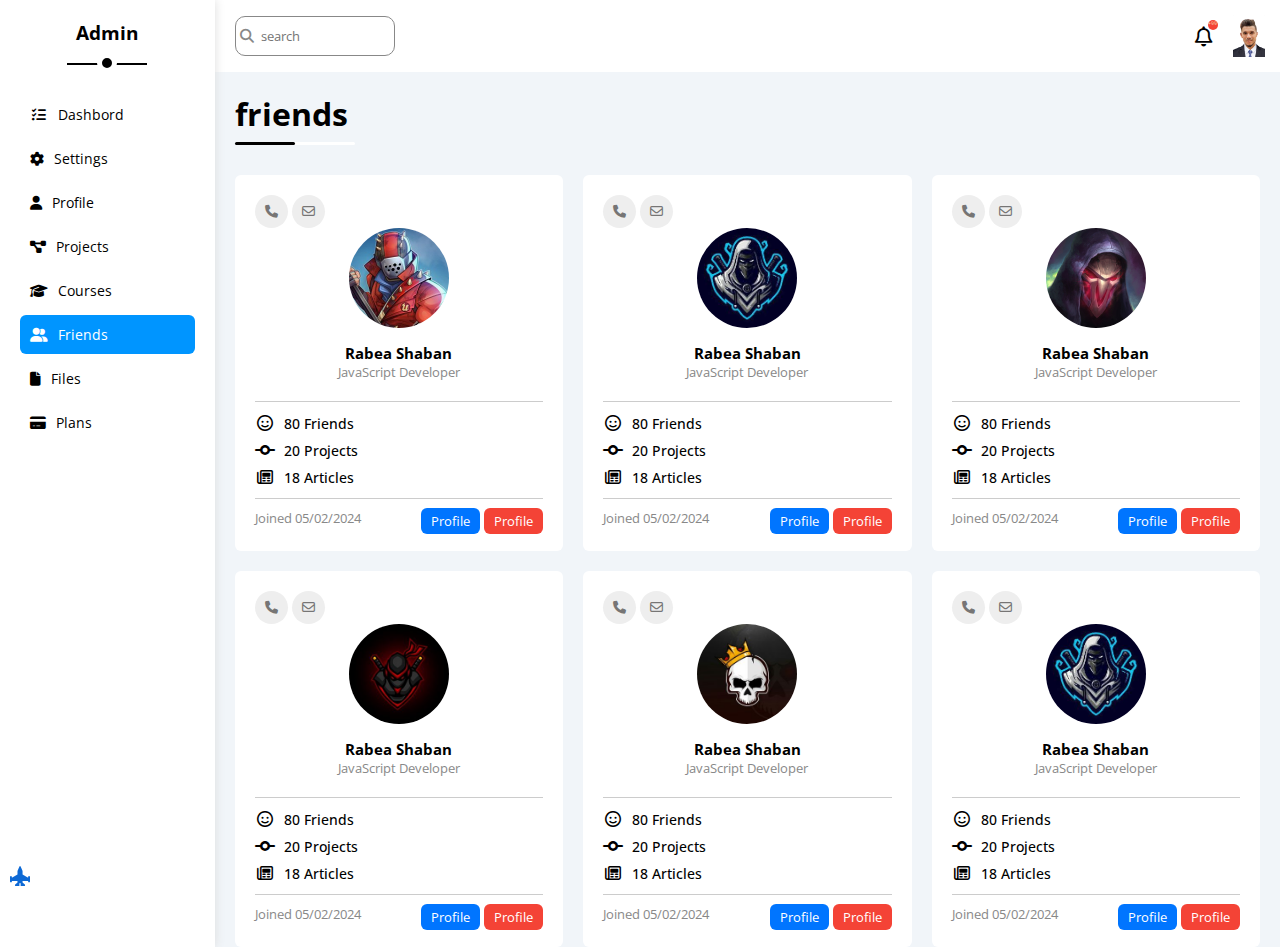
<file: Friends.html>
<!DOCTYPE html>
<html lang="en">
  <head>
    <meta charset="UTF-8" />
    <meta name="viewport" content="width=device-width, initial-scale=1.0" />
    <title>admin</title>

    <!-- ===== font Awesome ==== -->
    <link rel="stylesheet" href="css/all.min.css" />
    <!-- ======== css ======= -->
    <link rel="stylesheet" href="css/farmork.css" />
    <link rel="stylesheet" href="css/main.css" />
    <!-- ========= Google Fonts ====== -->
    <link rel="preconnect" href="https://fonts.googleapis.com" />
    <link rel="preconnect" href="https://fonts.gstatic.com" crossorigin />
    <link
      href="https://fonts.googleapis.com/css2?family=Open+Sans:ital,wght@0,300;0,400;0,500;0,600;0,700;0,800;1,300;1,400;1,500;1,600;1,700;1,800&display=swap"
      rel="stylesheet"
    />
  </head>
  <body>
    <div id="page" class="page d-flex">
      <div class="sidebar bg-white p-20 p-relative">
        <h3 class="p-relative text-c mt-0">Admin</h3>
        <ul>
          <li>
            <a
              class="align-center fs-14 c-black rad-6 p-10 w-100"
              href="index.html"
            >
              <i class="fa-solid fa-list-check fa-fw"></i>
              <span>Dashbord</span>
            </a>
          </li>

          <li>
            <a
              class="align-center fs-14 c-black rad-6 p-10 w-100"
              href="Settings.html"
            >
              <i class="fa-solid fa-gear"></i>
              <span>Settings</span>
            </a>
          </li>

          <li>
            <a
              class="align-center fs-14 c-black rad-6 p-10 w-100"
              href="Profile.html"
            >
              <i class="fa-solid fa-user"></i>
              <span>Profile</span>
            </a>
          </li>

          <li>
            <a
              class="align-center fs-14 c-black rad-6 p-10 w-100"
              href="Projects.html"
            >
              <i class="fa-solid fa-diagram-project"></i>
              <span>Projects</span>
            </a>
          </li>

          <li>
            <a
              class="align-center fs-14 c-black rad-6 p-10 w-100"
              href="Courses.html"
            >
              <i class="fa-solid fa-graduation-cap"></i>
              <span>Courses</span>
            </a>
          </li>

          <li>
            <a
              class="align-center actave fs-14 c-black rad-6 p-10 w-100"
              href="Friends.html"
            >
              <i class="fa-solid fa-user-group"></i>
              <span>Friends</span>
            </a>
          </li>

          <li>
            <a
              class="align-center fs-14 c-black rad-6 p-10 w-100"
              href="Files.html"
            >
              <i class="fa-solid fa-file"></i>
              <span class="fs-14">Files</span>
            </a>
          </li>
          <li>
            <a
              class="align-center fs-14 c-black rad-6 p-10 w-100"
              href="plans.html"
            >
              <i class="fa-solid fa-credit-card"></i>
              <span class="fs-14">Plans</span>
            </a>
          </li>
        </ul>

        <a class="top" href="#page"
          ><i class="fa-solid fa-jet-fighter-up"></i
        ></a>
      </div>

      <div class="content w-100">
        <!-- ======= Header ==== -->
        <header class="head bg-white p-15 align-center between-flex">
          <div class="search p-relative">
            <input class="p-10" type="search" placeholder="search" />
          </div>
          <div class="icons align-center">
            <span class="p-relative noification">
              <i class="fa-regular fa-bell fa-lg"></i>
            </span>
            <img src="imgs/avatar.png" alt="" />
          </div>
        </header>
        <h1 class="p-relative">friends</h1>

        <!-- ======= Page friends ======== -->

        <section class="Page-friends d-grid  gap-20">

          <div class="frinde-card bg-white p-20 rad-6">

            <div class="icon">
              <i class="fa-solid fa-phone"></i>
              <i class="fa-regular fa-envelope"></i>
            </div>

            <div class="personal border-bottom pb-20 mb-10">
              <img src="imgs/friend-01.jpg" alt="" />
              <h2 class="fs-15">Rabea Shaban</h2>
              <p class="c-grey fs-13">JavaScript Developer</p>
            </div>

            <div class="info mb-10 border-bottom pb-10 ">
              <div class="mb-5">
                <i class="fa-regular fa-face-smile fa-fw"></i>
                <span> 80 Friends</span>
              </div>
              <div class="mb-5">
                <i class="fa-solid fa-code-commit fa-fw"></i>
                <span> 20 Projects</span>
              </div>
              <div>
                <i class="fa-regular fa-newspaper fa-fw"></i>
                <span>18 Articles</span>
              </div>
            </div>

            <div class="foter-personal between-flex ">
              <div class="c-grey fs-13">
                <p>Joined 05/02/2024</p>
              </div>
              <div>
                <a class="btn-shape c-white bg-blue fs-13" href="">Profile</a>
                <a class="btn-shape c-white bg-red fs-13" href="">Profile</a>
              </div>
            </div>

          </div>

          <div class="frinde-card bg-white p-20 rad-6">

            <div class="icon">
              <i class="fa-solid fa-phone"></i>
              <i class="fa-regular fa-envelope"></i>
            </div>

            <div class="personal border-bottom pb-20 mb-10">
              <img src="imgs/friend-02.jpg" alt="" />
              <h2 class="fs-15">Rabea Shaban</h2>
              <p class="c-grey fs-13">JavaScript Developer</p>
            </div>

            <div class="info mb-10 border-bottom pb-10 ">
              <div class="mb-5">
                <i class="fa-regular fa-face-smile fa-fw"></i>
                <span> 80 Friends</span>
              </div>
              <div class="mb-5">
                <i class="fa-solid fa-code-commit fa-fw"></i>
                <span> 20 Projects</span>
              </div>
              <div>
                <i class="fa-regular fa-newspaper fa-fw"></i>
                <span>18 Articles</span>
              </div>
            </div>

            <div class="foter-personal between-flex ">
              <div class="c-grey fs-13">
                <p>Joined 05/02/2024</p>
              </div>
              <div>
                <a class="btn-shape c-white bg-blue fs-13" href="">Profile</a>
                <a class="btn-shape c-white bg-red fs-13" href="">Profile</a>
              </div>
            </div>

          </div>


          <div class="frinde-card bg-white p-20 rad-6">

            <div class="icon">
              <i class="fa-solid fa-phone"></i>
              <i class="fa-regular fa-envelope"></i>
            </div>

            <div class="personal border-bottom pb-20 mb-10">
              <img src="imgs/friend-03.jpg" alt="" />
              <h2 class="fs-15">Rabea Shaban</h2>
              <p class="c-grey fs-13">JavaScript Developer</p>
            </div>

            <div class="info mb-10 border-bottom pb-10 ">
              <div class="mb-5">
                <i class="fa-regular fa-face-smile fa-fw"></i>
                <span> 80 Friends</span>
              </div>
              <div class="mb-5">
                <i class="fa-solid fa-code-commit fa-fw"></i>
                <span> 20 Projects</span>
              </div>
              <div>
                <i class="fa-regular fa-newspaper fa-fw"></i>
                <span>18 Articles</span>
              </div>
            </div>

            <div class="foter-personal between-flex ">
              <div class="c-grey fs-13">
                <p>Joined 05/02/2024</p>
              </div>
              <div>
                <a class="btn-shape c-white bg-blue fs-13" href="">Profile</a>
                <a class="btn-shape c-white bg-red fs-13" href="">Profile</a>
              </div>
            </div>

          </div>





          <div class="frinde-card bg-white p-20 rad-6">

            <div class="icon">
              <i class="fa-solid fa-phone"></i>
              <i class="fa-regular fa-envelope"></i>
            </div>

            <div class="personal border-bottom pb-20 mb-10">
              <img src="imgs/friend-04.jpg" alt="" />
              <h2 class="fs-15">Rabea Shaban</h2>
              <p class="c-grey fs-13">JavaScript Developer</p>
            </div>

            <div class="info mb-10 border-bottom pb-10 ">
              <div class="mb-5">
                <i class="fa-regular fa-face-smile fa-fw"></i>
                <span> 80 Friends</span>
              </div>
              <div class="mb-5">
                <i class="fa-solid fa-code-commit fa-fw"></i>
                <span> 20 Projects</span>
              </div>
              <div>
                <i class="fa-regular fa-newspaper fa-fw"></i>
                <span>18 Articles</span>
              </div>
            </div>

            <div class="foter-personal between-flex ">
              <div class="c-grey fs-13">
                <p>Joined 05/02/2024</p>
              </div>
              <div>
                <a class="btn-shape c-white bg-blue fs-13" href="">Profile</a>
                <a class="btn-shape c-white bg-red fs-13" href="">Profile</a>
              </div>
            </div>

          </div>




          <div class="frinde-card bg-white p-20 rad-6">

            <div class="icon">
              <i class="fa-solid fa-phone"></i>
              <i class="fa-regular fa-envelope"></i>
            </div>

            <div class="personal border-bottom pb-20 mb-10">
              <img src="imgs/friend-05.jpg" alt="" />
              <h2 class="fs-15">Rabea Shaban</h2>
              <p class="c-grey fs-13">JavaScript Developer</p>
            </div>

            <div class="info mb-10 border-bottom pb-10 ">
              <div class="mb-5">
                <i class="fa-regular fa-face-smile fa-fw"></i>
                <span> 80 Friends</span>
              </div>
              <div class="mb-5">
                <i class="fa-solid fa-code-commit fa-fw"></i>
                <span> 20 Projects</span>
              </div>
              <div>
                <i class="fa-regular fa-newspaper fa-fw"></i>
                <span>18 Articles</span>
              </div>
            </div>

            <div class="foter-personal between-flex ">
              <div class="c-grey fs-13">
                <p>Joined 05/02/2024</p>
              </div>
              <div>
                <a class="btn-shape c-white bg-blue fs-13" href="">Profile</a>
                <a class="btn-shape c-white bg-red fs-13" href="">Profile</a>
              </div>
            </div>

          </div>



          <div class="frinde-card bg-white p-20 rad-6">

            <div class="icon">
              <i class="fa-solid fa-phone"></i>
              <i class="fa-regular fa-envelope"></i>
            </div>

            <div class="personal border-bottom pb-20 mb-10">
              <img src="imgs/friend-02.jpg" alt="" />
              <h2 class="fs-15">Rabea Shaban</h2>
              <p class="c-grey fs-13">JavaScript Developer</p>
            </div>

            <div class="info mb-10 border-bottom pb-10 ">
              <div class="mb-5">
                <i class="fa-regular fa-face-smile fa-fw"></i>
                <span> 80 Friends</span>
              </div>
              <div class="mb-5">
                <i class="fa-solid fa-code-commit fa-fw"></i>
                <span> 20 Projects</span>
              </div>
              <div>
                <i class="fa-regular fa-newspaper fa-fw"></i>
                <span>18 Articles</span>
              </div>
            </div>

            <div class="foter-personal between-flex ">
              <div class="c-grey fs-13">
                <p>Joined 05/02/2024</p>
              </div>
              <div>
                <a class="btn-shape c-white bg-blue fs-13" href="">Profile</a>
                <a class="btn-shape c-white bg-red fs-13" href="">Profile</a>
              </div>
            </div>

          </div>





        </section>
      </div>
    </div>
  </body>
</html>
</file>
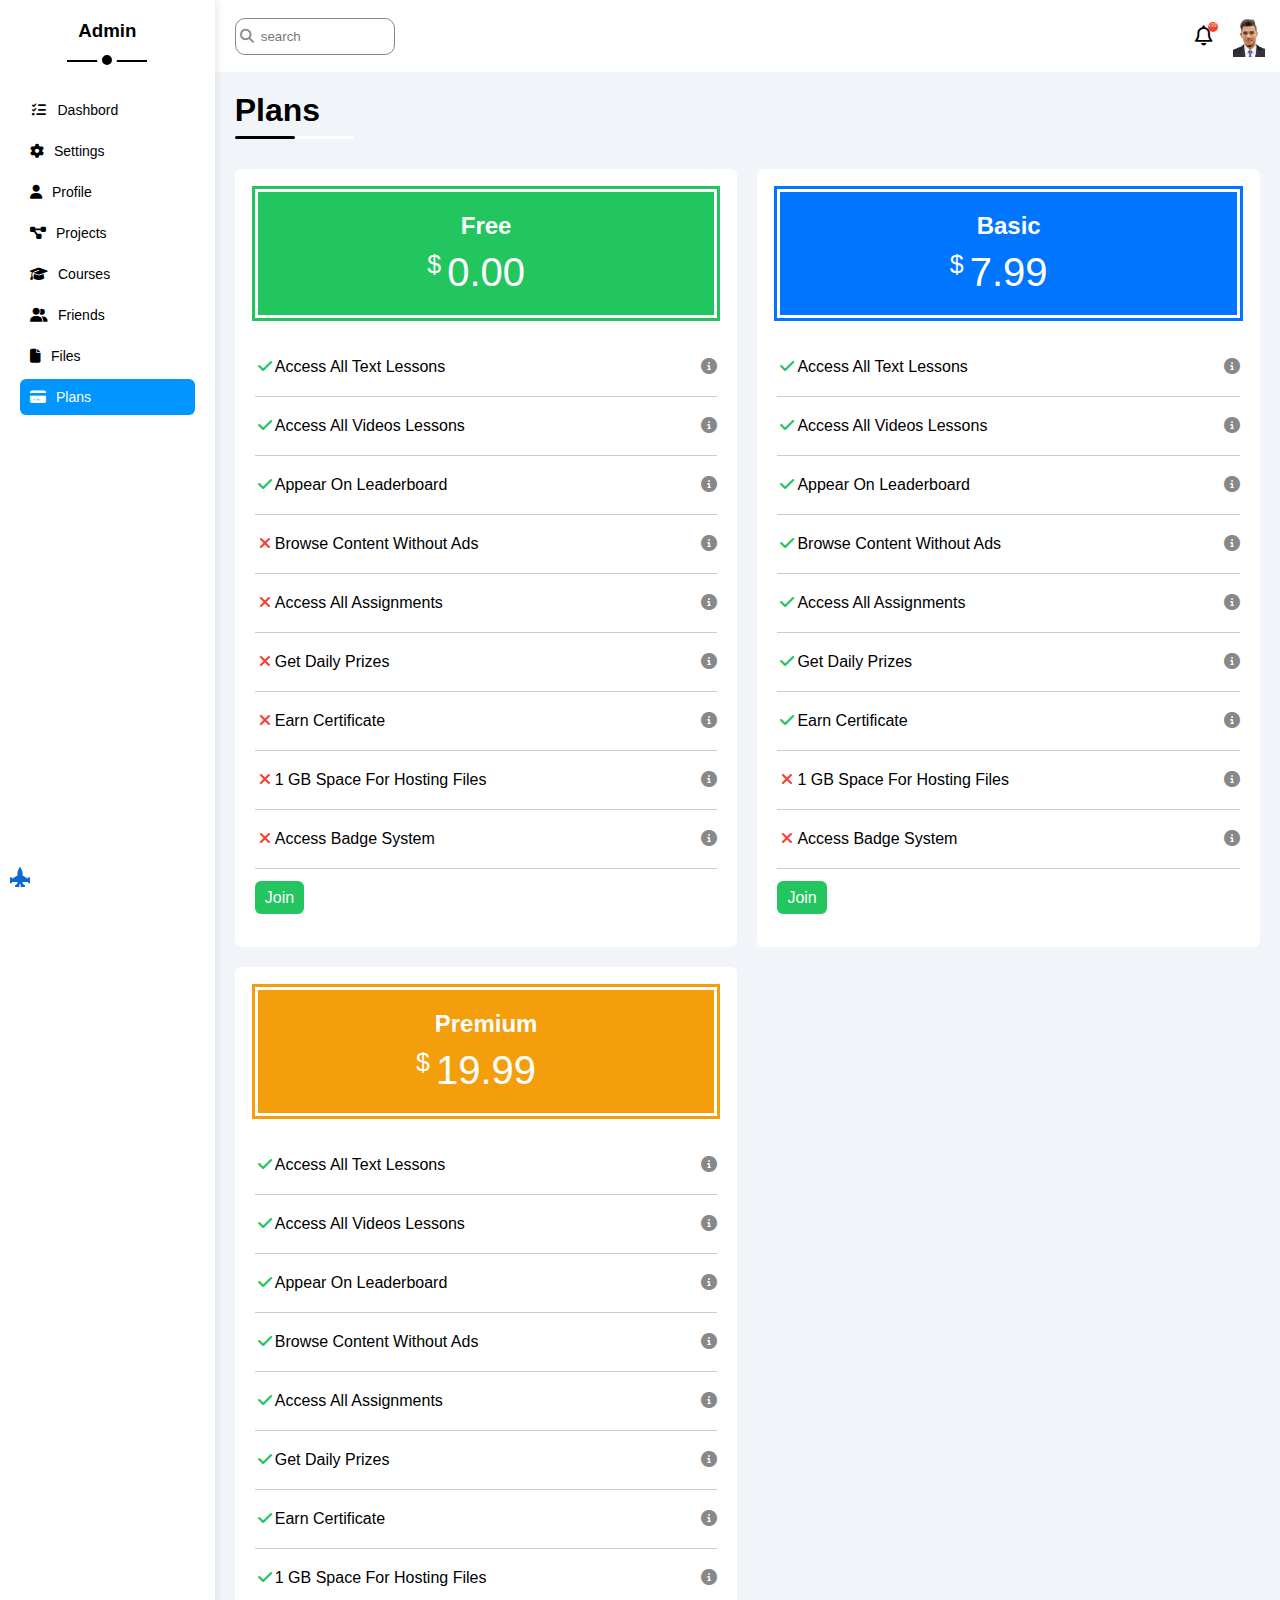
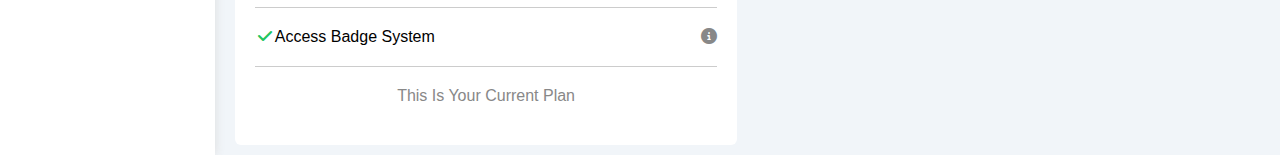
<file: Plans.html>
<!DOCTYPE html>
<html lang="en">
  <head>
    <meta charset="UTF-8" />
    <meta name="viewport" content="width=device-width, initial-scale=1.0" />
    <title>admin</title>

    <!-- ===== font Awesome ==== -->
    <link rel="stylesheet" href="css/all.min.css" />
    <!-- ======== css ======= -->
    <link rel="stylesheet" href="css/farmork.css" />
    <link rel="stylesheet" href="css/main.css" />
    <!-- ========= Google Fonts ====== -->
    <!-- <link rel="preconnect" href="https://fonts.googleapis.com" />
    <link rel="preconnect" href="https://fonts.gstatic.com" crossorigin />
    <link
      href="https://fonts.googleapis.com/css2?family=Open+Sans:ital,wght@0,300;0,400;0,500;0,600;0,700;0,800;1,300;1,400;1,500;1,600;1,700;1,800&display=swap"
      rel="stylesheet"
    /> -->
  </head>
  <body>
    <div id="page" class="page d-flex">
      <div class="sidebar bg-white p-20 p-relative">
        <h3 class="p-relative text-c mt-0">Admin</h3>
        <ul>
          <li>
            <a
              class="align-center fs-14 c-black rad-6 p-10 w-100"
              href="index.html"
            >
              <i class="fa-solid fa-list-check fa-fw"></i>
              <span>Dashbord</span>
            </a>
          </li>

          <li>
            <a
              class="align-center fs-14 c-black rad-6 p-10 w-100"
              href="Settings.html"
            >
              <i class="fa-solid fa-gear"></i>
              <span>Settings</span>
            </a>
          </li>

          <li>
            <a
              class="align-center fs-14 c-black rad-6 p-10 w-100"
              href="Profile.html"
            >
              <i class="fa-solid fa-user"></i>
              <span>Profile</span>
            </a>
          </li>

          <li>
            <a
              class="align-center fs-14 c-black rad-6 p-10 w-100"
              href="Projects.html"
            >
              <i class="fa-solid fa-diagram-project"></i>
              <span>Projects</span>
            </a>
          </li>

          <li>
            <a
              class="align-center fs-14 c-black rad-6 p-10 w-100"
              href="Courses.html"
            >
              <i class="fa-solid fa-graduation-cap"></i>
              <span>Courses</span>
            </a>
          </li>

          <li>
            <a
              class="align-center fs-14 c-black rad-6 p-10 w-100"
              href="Friends.html"
            >
              <i class="fa-solid fa-user-group"></i>
              <span>Friends</span>
            </a>
          </li>

          <li>
            <a
              class="align-center fs-14 c-black rad-6 p-10 w-100"
              href="Files.html"
            >
              <i class="fa-solid fa-file"></i>
              <span class="fs-14">Files</span>
            </a>
          </li>
          <li>
            <a
              class="actave align-center fs-14 c-black rad-6 p-10 w-100"
              href="plans.html"
            >
              <i class="fa-solid fa-credit-card"></i>
              <span class="fs-14">Plans</span>
            </a>
          </li>
        </ul>

        <a class="top" href="#page"
          ><i class="fa-solid fa-jet-fighter-up"></i
        ></a>
      </div>

      <div class="content w-100">
        <!-- ======= Header ==== -->
        <header class="head bg-white p-15 align-center between-flex">
          <div class="search p-relative">
            <input class="p-10" type="search" placeholder="search" />
          </div>
          <div class="icons align-center">
            <span class="p-relative noification">
              <i class="fa-regular fa-bell fa-lg"></i>
            </span>
            <img src="imgs/avatar.png" alt="" />
          </div>
        </header>
        <h1 class="p-relative">Plans</h1>
        <!-- ============ Page Plans ========= -->
        <section class="Page-Plans d-grid gap-20">
          <div class="bg-white p-20 rad-6">
            <div class="text-c heder bg-green green p-20 c-white">
              <h2 class="m-0">Free</h2>
              <div class="p-relative prise">
                <span class="p-absolute">$</span>
                0.00
              </div>
            </div>
            <ul class="mt-20">
              <li class="between-flex border-bottom pt-20 pb-20">
                <i class="fa-solid fa-check fa-fw yes c-green"></i>
                <span> Access All Text Lessons</span>
                <i class="fa-solid fa-circle-info help c-grey"></i>
              </li>

              <li class="between-flex border-bottom pt-20 pb-20">
                <i class="fa-solid fa-check fa-fw yes c-green"></i>
                <span> Access All Videos Lessons</span>
                <i class="fa-solid fa-circle-info help c-grey"></i>
              </li>

              <li class="between-flex border-bottom pt-20 pb-20">
                <i class="fa-solid fa-check fa-fw yes c-green"></i>
                <span> Appear On Leaderboard</span>
                <i class="fa-solid fa-circle-info help c-grey"></i>
              </li>

              <li class="between-flex border-bottom pt-20 pb-20">
                <i class="fa-solid fa-xmark fa-fw c-red"></i>
                <span> Browse Content Without Ads </span>
                <i class="fa-solid fa-circle-info help c-grey"></i>
              </li>

              <li class="between-flex border-bottom pt-20 pb-20">
                <i class="fa-solid fa-xmark fa-fw c-red"></i>
                <span> Access All Assignments </span>
                <i class="fa-solid fa-circle-info help c-grey"></i>
              </li>

              <li class="between-flex border-bottom pt-20 pb-20">
                <i class="fa-solid fa-xmark fa-fw c-red"></i>
                <span> Get Daily Prizes </span>
                <i class="fa-solid fa-circle-info help c-grey"></i>
              </li>
              <li class="between-flex border-bottom pt-20 pb-20">
                <i class="fa-solid fa-xmark fa-fw c-red"></i>
                <span> Earn Certificate </span>
                <i class="fa-solid fa-circle-info help c-grey"></i>
              </li>
              <li class="between-flex border-bottom pt-20 pb-20">
                <i class="fa-solid fa-xmark fa-fw c-red"></i>
                <span> 1 GB Space For Hosting Files </span>
                <i class="fa-solid fa-circle-info help c-grey"></i>
              </li>

              <li class="between-flex border-bottom pt-20 pb-20">
                <i class="fa-solid fa-xmark fa-fw c-red"></i>
                <span> Access Badge System </span>
                <i class="fa-solid fa-circle-info help c-grey"></i>
              </li>
              <li class="pt-20 pb-20">
                <a class="btn" href="">Join</a>
              </li>
            </ul>
          </div>

          <div class="bg-white p-20 rad-6">
            <div class="text-c heder blue bg-blue p-20 c-white">
              <h2 class="m-0">Basic</h2>
              <div class="p-relative prise">
                <span class="p-absolute">$</span>
                7.99
              </div>
            </div>
            <ul class="mt-20">
              <li class="between-flex border-bottom pt-20 pb-20">
                <i class="fa-solid fa-check fa-fw yes c-green"></i>
                <span> Access All Text Lessons</span>
                <i class="fa-solid fa-circle-info help c-grey"></i>
              </li>

              <li class="between-flex border-bottom pt-20 pb-20">
                <i class="fa-solid fa-check fa-fw yes c-green"></i>
                <span> Access All Videos Lessons</span>
                <i class="fa-solid fa-circle-info help c-grey"></i>
              </li>

              <li class="between-flex border-bottom pt-20 pb-20">
                <i class="fa-solid fa-check fa-fw yes c-green"></i>
                <span> Appear On Leaderboard</span>
                <i class="fa-solid fa-circle-info help c-grey"></i>
              </li>

              <li class="between-flex border-bottom pt-20 pb-20">
                <i class="fa-solid fa-check fa-fw yes c-green"></i>
                <span> Browse Content Without Ads </span>
                <i class="fa-solid fa-circle-info help c-grey"></i>
              </li>

              <li class="between-flex border-bottom pt-20 pb-20">
                <i class="fa-solid fa-check fa-fw yes c-green"></i>
                <span> Access All Assignments </span>
                <i class="fa-solid fa-circle-info help c-grey"></i>
              </li>

              <li class="between-flex border-bottom pt-20 pb-20">
                <i class="fa-solid fa-check fa-fw yes c-green"></i>
                <span> Get Daily Prizes </span>
                <i class="fa-solid fa-circle-info help c-grey"></i>
              </li>
              <li class="between-flex border-bottom pt-20 pb-20">
                <i class="fa-solid fa-check fa-fw yes c-green"></i>
                <span> Earn Certificate </span>
                <i class="fa-solid fa-circle-info help c-grey"></i>
              </li>
              <li class="between-flex border-bottom pt-20 pb-20">
                <i class="fa-solid fa-xmark fa-fw c-red"></i>
                <span> 1 GB Space For Hosting Files </span>
                <i class="fa-solid fa-circle-info help c-grey"></i>
              </li>

              <li class="between-flex border-bottom pt-20 pb-20">
                <i class="fa-solid fa-xmark fa-fw c-red"></i>
                <span> Access Badge System </span>
                <i class="fa-solid fa-circle-info help c-grey"></i>
              </li>
              <li class="pt-20 pb-20">
                <a class="btn" href="">Join</a>
              </li>
            </ul>
          </div>

          <div class="bg-white p-20 rad-6 ">
            <div class="text-c heder orange bg-orange p-20 c-white">
              <h2 class="m-0 ">Premium</h2>
              <div class="p-relative prise">
                <span class="p-absolute">$</span>
                 19.99 
              </div>
            </div>
            <ul class="mt-20">
              <li class="between-flex border-bottom pt-20 pb-20">
                <i class="fa-solid fa-check fa-fw yes c-green"></i>
                <span> Access All Text Lessons</span>
                <i class="fa-solid fa-circle-info help c-grey"></i>
              </li>

              <li class="between-flex border-bottom pt-20 pb-20">
                <i class="fa-solid fa-check fa-fw yes c-green"></i>
                <span> Access All Videos Lessons</span>
                <i class="fa-solid fa-circle-info help c-grey"></i>
              </li>

              <li class="between-flex border-bottom pt-20 pb-20">
                <i class="fa-solid fa-check fa-fw yes c-green"></i>
                <span> Appear On Leaderboard</span>
                <i class="fa-solid fa-circle-info help c-grey"></i>
              </li>

              <li class="between-flex border-bottom pt-20 pb-20">
                <i class="fa-solid fa-check fa-fw yes c-green"></i>
                <span> Browse Content Without Ads </span>
                <i class="fa-solid fa-circle-info help c-grey"></i>
              </li>

              <li class="between-flex border-bottom pt-20 pb-20">
                <i class="fa-solid fa-check fa-fw yes c-green"></i>
                <span> Access All Assignments </span>
                <i class="fa-solid fa-circle-info help c-grey"></i>
              </li>

              <li class="between-flex border-bottom pt-20 pb-20">
                <i class="fa-solid fa-check fa-fw yes c-green"></i>
                <span> Get Daily Prizes </span>
                <i class="fa-solid fa-circle-info help c-grey"></i>
              </li>
              <li class="between-flex border-bottom pt-20 pb-20">
                <i class="fa-solid fa-check fa-fw yes c-green"></i>
                <span> Earn Certificate </span>
                <i class="fa-solid fa-circle-info help c-grey"></i>
              </li>
              <li class="between-flex border-bottom pt-20 pb-20">
                <i class="fa-solid fa-check fa-fw yes c-green"></i>
                <span> 1 GB Space For Hosting Files </span>
                <i class="fa-solid fa-circle-info help c-grey"></i>
              </li>

              <li class="between-flex border-bottom pt-20 pb-20">
                <i class="fa-solid fa-check fa-fw yes c-green"></i>
                <span> Access Badge System </span>
                <i class="fa-solid fa-circle-info help c-grey"></i>
              </li>
              <li class="pt-20 pb-20 text-c c-grey ">
                This Is Your Current Plan
              </li>
            </ul>
          </div>
        </section>
      </div>
    </div>
  </body>
</html>
</file>
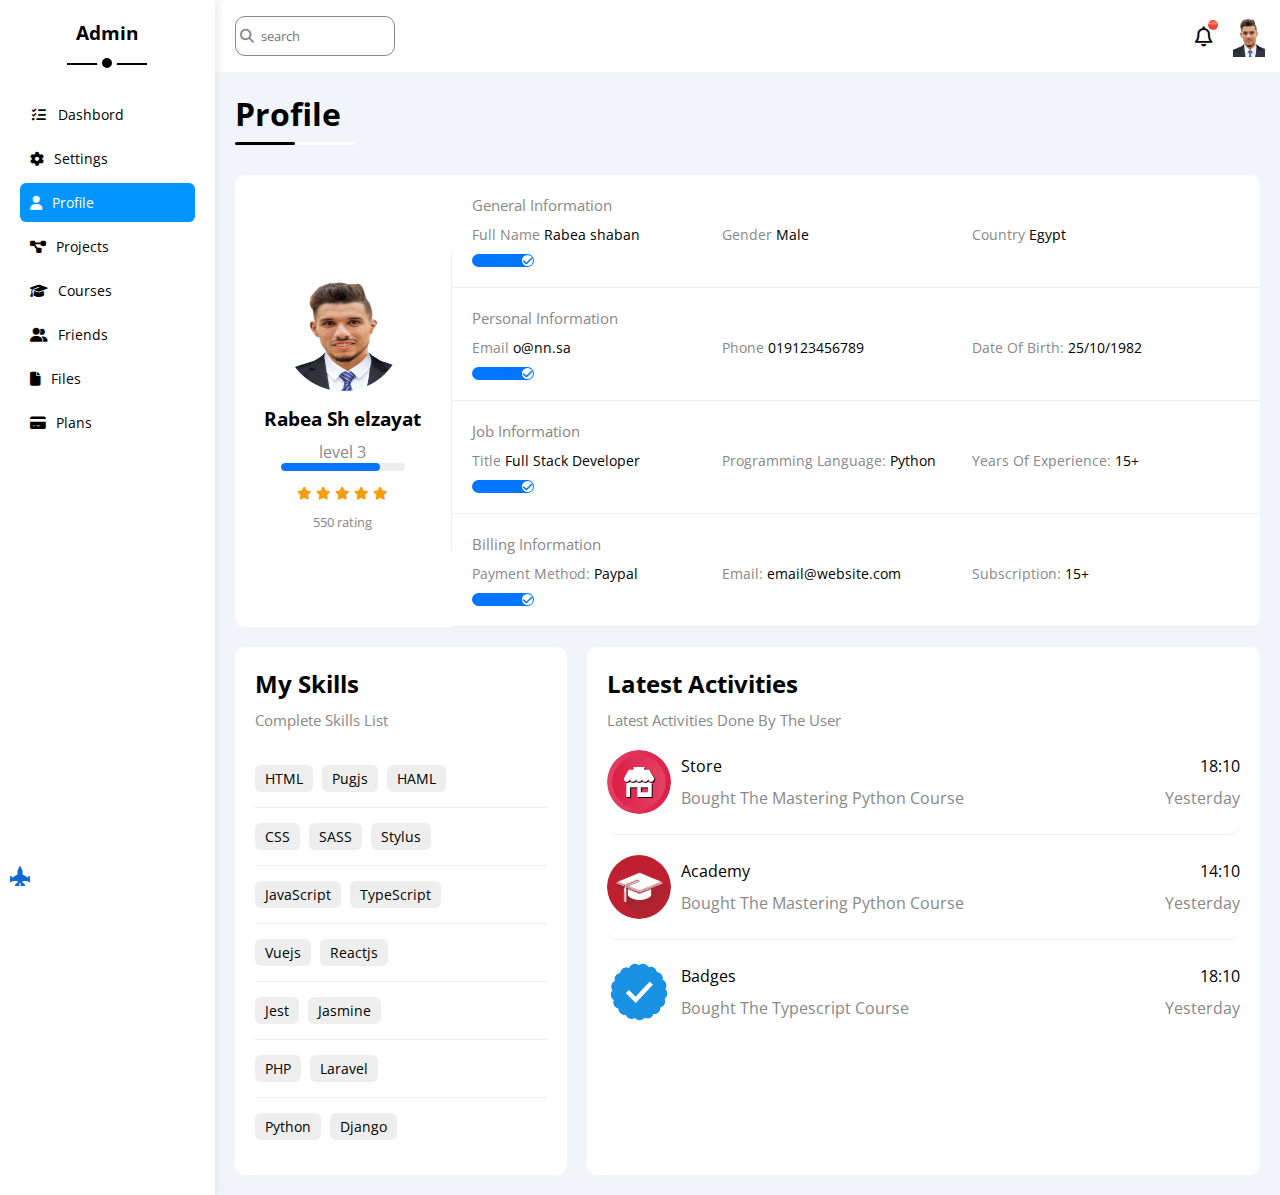
<file: profile.html>
<!DOCTYPE html>
<html lang="en">
  <head>
    <meta charset="UTF-8" />
    <meta name="viewport" content="width=device-width, initial-scale=1.0" />
    <title>admin</title>

    <!-- ===== font Awesome ==== -->
    <link rel="stylesheet" href="css/all.min.css" />
    <!-- ======== css ======= -->
    <link rel="stylesheet" href="css/farmork.css" />
    <link rel="stylesheet" href="css/main.css" />
    <!-- ========= Google Fonts ====== -->
    <link rel="preconnect" href="https://fonts.googleapis.com" />
    <link rel="preconnect" href="https://fonts.gstatic.com" crossorigin />
    <link
      href="https://fonts.googleapis.com/css2?family=Open+Sans:ital,wght@0,300;0,400;0,500;0,600;0,700;0,800;1,300;1,400;1,500;1,600;1,700;1,800&display=swap"
      rel="stylesheet"
    />
  </head>
  <body>
    <div id="page" class="page d-flex">
      <div class="sidebar bg-white p-20 p-relative">
        <h3 class="p-relative text-c mt-0">Admin</h3>
        <ul>
          <li>
            <a
              class="align-center fs-14 c-black rad-6 p-10 w-100"
              href="index.html"
            >
              <i class="fa-solid fa-list-check fa-fw"></i>
              <span>Dashbord</span>
            </a>
          </li>

          <li>
            <a
              class="align-center fs-14 c-black rad-6 p-10 w-100"
              href="Settings.html"
            >
              <i class="fa-solid fa-gear"></i>
              <span>Settings</span>
            </a>
          </li>

          <li>
            <a
              class="actave align-center fs-14 c-black rad-6 p-10 w-100"
              href="Profile.html"
            >
              <i class="fa-solid fa-user"></i>
              <span>Profile</span>
            </a>
          </li>

          <li>
            <a
              class="align-center fs-14 c-black rad-6 p-10 w-100"
              href="Projects.html"
            >
              <i class="fa-solid fa-diagram-project"></i>
              <span>Projects</span>
            </a>
          </li>

          <li>
            <a
              class="align-center fs-14 c-black rad-6 p-10 w-100"
              href="Courses.html"
            >
              <i class="fa-solid fa-graduation-cap"></i>
              <span>Courses</span>
            </a>
          </li>

          <li>
            <a
              class="align-center fs-14 c-black rad-6 p-10 w-100"
              href="Friends.html"
            >
              <i class="fa-solid fa-user-group"></i>
              <span>Friends</span>
            </a>
          </li>

          <li>
            <a
              class="align-center fs-14 c-black rad-6 p-10 w-100"
              href="Files.html"
            >
              <i class="fa-solid fa-file"></i>
              <span class="fs-14">Files</span>
            </a>
          </li>
          <li>
            <a
              class="align-center fs-14 c-black rad-6 p-10 w-100"
              href="plans.html"
            >
              <i class="fa-solid fa-credit-card"></i>
              <span class="fs-14">Plans</span>
            </a>
          </li>
        </ul>

        <a class="top" href="#page"
          ><i class="fa-solid fa-jet-fighter-up"></i
        ></a>
      </div>

      <div class="content w-100">
        <!-- ======= Header ==== -->
        <header class="head bg-white p-15 align-center between-flex">
          <div class="search p-relative">
            <input class="p-10" type="search" placeholder="search" />
          </div>
          <div class="icons align-center">
            <span class="p-relative noification">
              <i class="fa-regular fa-bell fa-lg"></i>
            </span>
            <img src="imgs/avatar.png" alt="" />
          </div>
        </header>
        <h1 class="p-relative">Profile</h1>
        <!-- ============ Page profile  =============== -->
        <section class="profile-page m-20">
          <!-- =======overview===== -->

          <section class="overview bg-white rad-10 align-center">
            <!-- =======avatar-box===== -->
            <div class="avatar-box text-c p-20">
              <img class="mb-10 rad-half" src="imgs/avatar.png" alt="" />
              <h3 class="m-0">Rabea Sh elzayat</h3>
              <p class="c-grey mt-10">level 3</p>
              <div class="level rad-6 bg-eee p-relative">
                <span style="width: 80%"></span>
              </div>
              <div class="rating mt-10 mb-10">
                <i class="fa-solid fa-star c-orange fs-13"></i>
                <i class="fa-solid fa-star c-orange fs-13"></i>
                <i class="fa-solid fa-star c-orange fs-13"></i>
                <i class="fa-solid fa-star c-orange fs-13"></i>
                <i class="fa-solid fa-star c-orange fs-13"></i>
              </div>
              <p class="c-grey m-0 fs-13">550 rating</p>
            </div>

            <!-- =======info-box===== -->
            <div class="info-box">
              <!-- ======= Information Box Row =========== -->
              <div class="box p-20 align-center">
                <h4 class="c-grey fs-15 m-0 w-100">General Information</h4>
                <div class="fs-14">
                  <span class="c-grey">Full Name</span>
                  <span>Rabea shaban </span>
                </div>
                <div class="fs-14">
                  <span class="c-grey">Gender</span>
                  <span>Male </span>
                </div>
                <div class="fs-14">
                  <span class="c-grey">Country</span>
                  <span>Egypt </span>
                </div>
                <div class="fs-14 mt-10">
                  <label>
                    <input type="checkbox" class="toggle-checkbox" checked />
                    <div class="toggle-switch"></div>
                  </label>
                </div>
              </div>

              <div class="box p-20 align-center">
                <h4 class="c-grey fs-15 m-0 w-100">Personal Information</h4>
                <div class="fs-14">
                  <span class="c-grey">Email</span>
                  <span>o@nn.sa </span>
                </div>
                <div class="fs-14">
                  <span class="c-grey">Phone</span>
                  <span>019123456789 </span>
                </div>
                <div class="fs-14">
                  <span class="c-grey">Date Of Birth: </span>
                  <span>25/10/1982 </span>
                </div>
                <div class="fs-14 mt-10">
                  <label>
                    <input type="checkbox" class="toggle-checkbox" checked />
                    <div class="toggle-switch"></div>
                  </label>
                </div>
              </div>

              <div class="box p-20 align-center">
                <h4 class="c-grey fs-15 m-0 w-100">Job Information</h4>
                <div class="fs-14">
                  <span class="c-grey">Title</span>
                  <span>Full Stack Developer </span>
                </div>
                <div class="fs-14">
                  <span class="c-grey">Programming Language:</span>
                  <span>Python </span>
                </div>
                <div class="fs-14">
                  <span class="c-grey">Years Of Experience: </span>
                  <span>15+ </span>
                </div>
                <div class="fs-14 mt-10">
                  <label>
                    <input type="checkbox" class="toggle-checkbox" checked />
                    <div class="toggle-switch"></div>
                  </label>
                </div>
              </div>

              <div class="box p-20 align-center">
                <h4 class="c-grey fs-15 m-0 w-100">Billing Information</h4>
                <div class="fs-14">
                  <span class="c-grey">Payment Method:</span>
                  <span>Paypal </span>
                </div>
                <div class="fs-14">
                  <span class="c-grey">Email:</span>
                  <span>email@website.com </span>
                </div>
                <div class="fs-14">
                  <span class="c-grey">Subscription: </span>
                  <span>15+ </span>
                </div>
                <div class="fs-14 mt-10">
                  <label>
                    <input type="checkbox" class="toggle-checkbox" checked />
                    <div class="toggle-switch"></div>
                  </label>
                </div>
              </div>
            </div>
          </section>

          <!-- ======= Other Data ===== -->
          <section class="other-data d-flex gap-20">
            <div class="skills-card p-20 bg-white rad-10 mt-20">
              <h2 class="mt 0 mb-10">My Skills</h2>
              <p class="mt-0 mb-20 c-grey fs-15">Complete Skills List</p>
              <ul class="m-0 text-c-mobile">
                <li>
                  <span>HTML</span>
                  <span>Pugjs</span>
                  <span>HAML</span>
                </li>
                <li>
                  <span>CSS</span>
                  <span>SASS</span>
                  <span>Stylus</span>
                </li>

                <li>
                  <span>JavaScript</span>
                  <span>TypeScript</span>
                </li>
                <li>
                  <span>Vuejs</span>
                  <span>Reactjs</span>
                </li>
                <li>
                  <span>Jest</span>
                  <span>Jasmine</span>
                </li>
                <li>
                  <span>PHP</span>
                  <span>Laravel</span>
                </li>
                <li>
                  <span>Python</span>
                  <span>Django</span>
                </li>
              </ul>
            </div>

            <div class="Activities p-20 bg-white rad-10 mt-20">
              <h2 class="mt 0 mb-10">Latest Activities</h2>
              <p class="mt-0 mb-20 c-grey fs-15">
                Latest Activities Done By The User
              </p>

              <div class="activity align-center text-c-mobile">
                <img src="imgs/activity-01.png" alt="" />
                <div class="info">
                  <span class="d-block mb-10">Store</span>
                  <span class="c-grey"
                    >Bought The Mastering Python Course
                  </span>
                </div>
                <div class="date">
                  <span class="d-block mb-10">18:10 </span>
                  <span class="c-grey">Yesterday </span>
                </div>
              </div>

              <div class="activity align-center text-c-mobile">
                <img src="imgs/activity-02.png" alt="" />
                <div class="info">
                  <span class="d-block mb-10">Academy</span>
                  <span class="c-grey"
                    >Bought The Mastering Python Course
                  </span>
                </div>
                <div class="date">
                  <span class="d-block mb-10">14:10 </span>
                  <span class="c-grey">Yesterday </span>
                </div>
              </div>

              <div class="activity align-center text-c-mobile">
                <img src="imgs/activity-03.png" alt="" />
                <div class="info">
                  <span class="d-block mb-10">Badges</span>
                  <span class="c-grey">Bought The Typescript Course </span>
                </div>
                <div class="date">
                  <span class="d-block mb-10">18:10 </span>
                  <span class="c-grey">Yesterday </span>
                </div>
              </div>
            </div>
          </section>
        </section>
      </div>
    </div>
  </body>
</html>
</file>
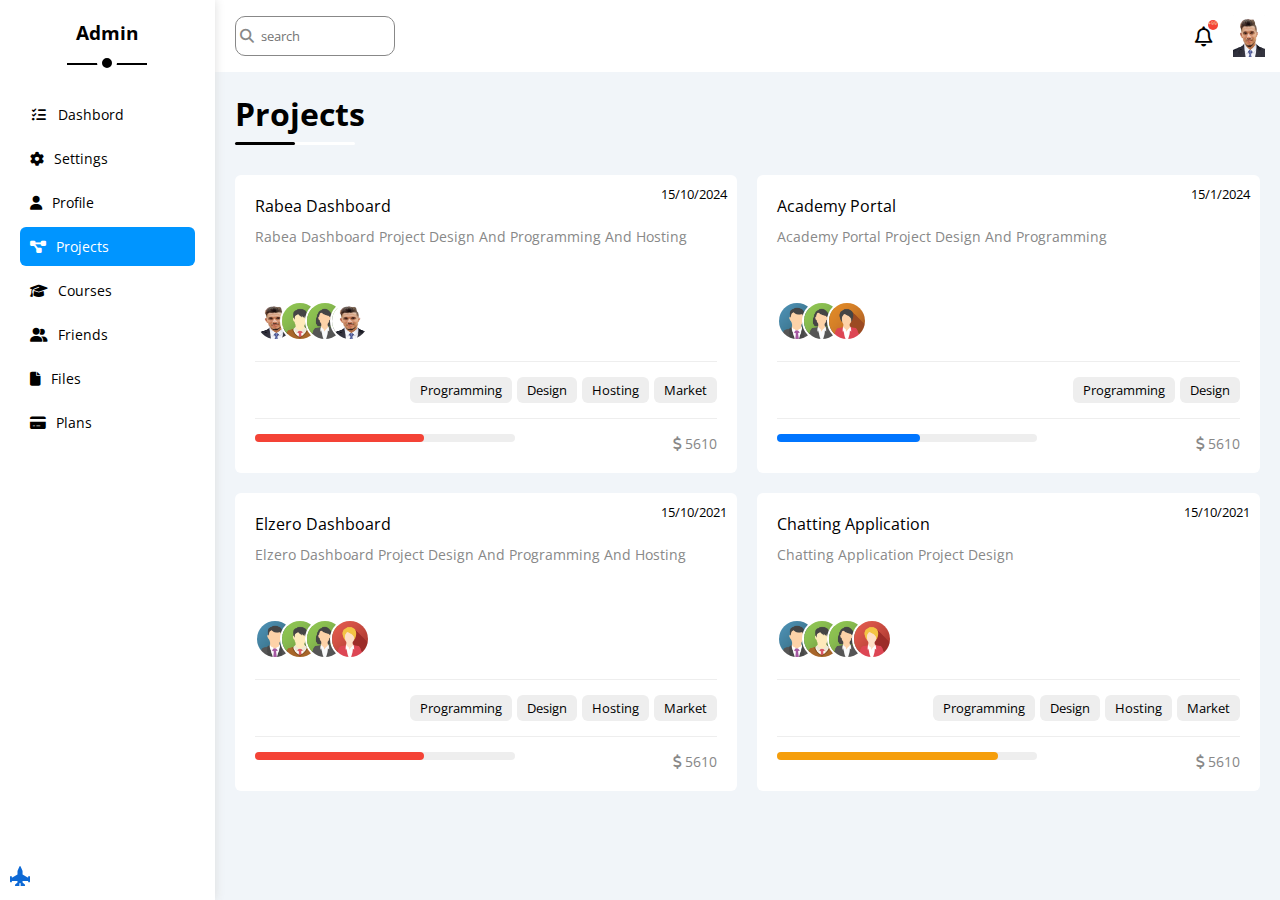
<file: Projects.html>
<!DOCTYPE html>
<html lang="en">
  <head>
    <meta charset="UTF-8" />
    <meta name="viewport" content="width=device-width, initial-scale=1.0" />
    <title>admin</title>

    <!-- ===== font Awesome ==== -->
    <link rel="stylesheet" href="css/all.min.css" />
    <!-- ======== css ======= -->
    <link rel="stylesheet" href="css/farmork.css" />
    <link rel="stylesheet" href="css/main.css" />
    <!-- ========= Google Fonts ====== -->
    <link rel="preconnect" href="https://fonts.googleapis.com" />
    <link rel="preconnect" href="https://fonts.gstatic.com" crossorigin />
    <link
      href="https://fonts.googleapis.com/css2?family=Open+Sans:ital,wght@0,300;0,400;0,500;0,600;0,700;0,800;1,300;1,400;1,500;1,600;1,700;1,800&display=swap"
      rel="stylesheet"
    />
  </head>
  <body>
    <div id="page" class="page d-flex">
      <div class="sidebar bg-white p-20 p-relative">
        <h3 class="p-relative text-c mt-0">Admin</h3>
        <ul>
          <li>
            <a
              class="align-center fs-14 c-black rad-6 p-10 w-100"
              href="index.html"
            >
              <i class="fa-solid fa-list-check fa-fw"></i>
              <span>Dashbord</span>
            </a>
          </li>

          <li>
            <a
              class="align-center fs-14 c-black rad-6 p-10 w-100"
              href="Settings.html"
            >
              <i class="fa-solid fa-gear"></i>
              <span>Settings</span>
            </a>
          </li>

          <li>
            <a
              class="align-center fs-14 c-black rad-6 p-10 w-100"
              href="Profile.html"
            >
              <i class="fa-solid fa-user"></i>
              <span>Profile</span>
            </a>
          </li>

          <li>
            <a
              class="actave align-center fs-14 c-black rad-6 p-10 w-100"
              href="Projects.html"
            >
              <i class="fa-solid fa-diagram-project"></i>
              <span>Projects</span>
            </a>
          </li>

          <li>
            <a
              class="align-center fs-14 c-black rad-6 p-10 w-100"
              href="Courses.html"
            >
              <i class="fa-solid fa-graduation-cap"></i>
              <span>Courses</span>
            </a>
          </li>

          <li>
            <a
              class="align-center fs-14 c-black rad-6 p-10 w-100"
              href="Friends.html"
            >
              <i class="fa-solid fa-user-group"></i>
              <span>Friends</span>
            </a>
          </li>

          <li>
            <a
              class="align-center fs-14 c-black rad-6 p-10 w-100"
              href="Files.html"
            >
              <i class="fa-solid fa-file"></i>
              <span class="fs-14">Files</span>
            </a>
          </li>

          <li>
            <a
              class="align-center fs-14 c-black rad-6 p-10 w-100"
              href="plans.html"
            >
              <i class="fa-solid fa-credit-card"></i>
              <span class="fs-14">Plans</span>
            </a>
          </li>
          
        </ul>

        <a class="top" href="#page"
          ><i class="fa-solid fa-jet-fighter-up"></i
        ></a>
      </div>

      <div class="content w-100">
        <!-- ======= Header ==== -->
        <header class="head bg-white p-15 align-center between-flex">
          <div class="search p-relative">
            <input class="p-10" type="search" placeholder="search" />
          </div>
          <div class="icons align-center">
            <span class="p-relative noification">
              <i class="fa-regular fa-bell fa-lg"></i>
            </span>
            <img src="imgs/avatar.png" alt="" />
          </div>
        </header>
        <h1 class="p-relative">Projects</h1>
        <!-- ============ Page Projects  =============== -->
        <section class="page-Projects d-grid m-20 gap-20">
          <div class="Projects-row bg-white p-20 rad-6 p-relative">
            <div class="mb-20">
              <span class="dete fs-13">15/10/2024 </span>
              <h2 class="m-0">Rabea Dashboard</h2>
              <p class="fs-14 c-grey mt-10 mb-10">
                Rabea Dashboard Project Design And Programming And Hosting
              </p>
            </div>

            <div class="team p-relative">
              <a href=""> <img src="imgs/avatar.png" alt="" /></a>
              <a href=""> <img src="imgs/team-03.png" alt="" /></a>
              <a href=""> <img src="imgs/team-02.png" alt="" /></a>
              <a href=""> <img src="imgs/avatar.png" alt="" /></a>
            </div>
            <div class="techs d-flex">
              <span class="btn-shape fs-13 rad-6 bg-eee">Programming</span>
              <span class="btn-shape fs-13 rad-6 bg-eee">Design</span>
              <span class="btn-shape fs-13 rad-6 bg-eee">Hosting</span>
              <span class="btn-shape fs-13 rad-6 bg-eee">Market</span>
            </div>
            <div class="info between-flex">
              <div class="progress bg-eee">
                <span style="width: 65%" class="bg-red"></span>
              </div>
              <div class="fs-14 c-grey">
                <i class="fa-solid fa-dollar-sign"></i>
                5610
              </div>
            </div>
          </div>

          <div class="Projects-row bg-white p-20 rad-6 p-relative">
            <div class="mb-20">
              <span class="dete fs-13">15/1/2024 </span>
              <h2 class="m-0">Academy Portal</h2>
              <p class="fs-14 c-grey mt-10 mb-10">
                Academy Portal Project Design And Programming
              </p>
            </div>

            <div class="team p-relative">
              <a href=""> <img src="imgs/team-01.png" alt="" /></a>
              <a href=""> <img src="imgs/team-02.png" alt="" /></a>
              <a href=""> <img src="imgs/team-04.png" alt="" /></a>
            </div>
            <div class="techs d-flex">
              <span class="btn-shape fs-13 rad-6 bg-eee">Programming</span>
              <span class="btn-shape fs-13 rad-6 bg-eee">Design</span>
            </div>
            <div class="info between-flex">
              <div class="progress bg-eee">
                <span style="width: 55%" class="bg-blue"></span>
              </div>
              <div class="fs-14 c-grey">
                <i class="fa-solid fa-dollar-sign"></i>
                5610
              </div>
            </div>
          </div>

          <div class="Projects-row bg-white p-20 rad-6 p-relative">
            <div class="mb-20">
              <span class="dete fs-13">15/10/2021 </span>
              <h2 class="m-0">Elzero Dashboard</h2>
              <p class="fs-14 c-grey mt-10 mb-10">
                Elzero Dashboard Project Design And Programming And Hosting
              </p>
            </div>

            <div class="team p-relative">
              <a href=""> <img src="imgs/team-01.png" alt="" /></a>
              <a href=""> <img src="imgs/team-03.png" alt="" /></a>
              <a href=""> <img src="imgs/team-02.png" alt="" /></a>
              <a href=""> <img src="imgs/team-05.png" alt="" /></a>
            </div>
            <div class="techs d-flex">
              <span class="btn-shape fs-13 rad-6 bg-eee">Programming</span>
              <span class="btn-shape fs-13 rad-6 bg-eee">Design</span>
              <span class="btn-shape fs-13 rad-6 bg-eee">Hosting</span>
              <span class="btn-shape fs-13 rad-6 bg-eee">Market</span>
            </div>
            <div class="info between-flex">
              <div class="progress bg-eee">
                <span style="width: 65%" class="bg-red"></span>
              </div>
              <div class="fs-14 c-grey">
                <i class="fa-solid fa-dollar-sign"></i>
                5610
              </div>
            </div>
          </div>

          <div class="Projects-row bg-white p-20 rad-6 p-relative">
            <div class="mb-20">
              <span class="dete fs-13">15/10/2021 </span>
              <h2 class="m-0">Chatting Application</h2>
              <p class="fs-14 c-grey mt-10 mb-10">
                Chatting Application Project Design
              </p>
            </div>

            <div class="team p-relative">
              <a href=""> <img src="imgs/team-01.png" alt="" /></a>
              <a href=""> <img src="imgs/team-03.png" alt="" /></a>
              <a href=""> <img src="imgs/team-02.png" alt="" /></a>
              <a href=""> <img src="imgs/team-05.png" alt="" /></a>
            </div>
            <div class="techs d-flex">
              <span class="btn-shape fs-13 rad-6 bg-eee">Programming</span>
              <span class="btn-shape fs-13 rad-6 bg-eee">Design</span>
              <span class="btn-shape fs-13 rad-6 bg-eee">Hosting</span>
              <span class="btn-shape fs-13 rad-6 bg-eee">Market</span>
            </div>
            <div class="info between-flex">
              <div class="progress bg-eee">
                <span style="width: 85%" class="bg-orange"></span>
              </div>
              <div class="fs-14 c-grey">
                <i class="fa-solid fa-dollar-sign"></i>
                5610
              </div>
            </div>
          </div>

        
        </section>
      </div>
    </div>
  </body>
</html>
</file>
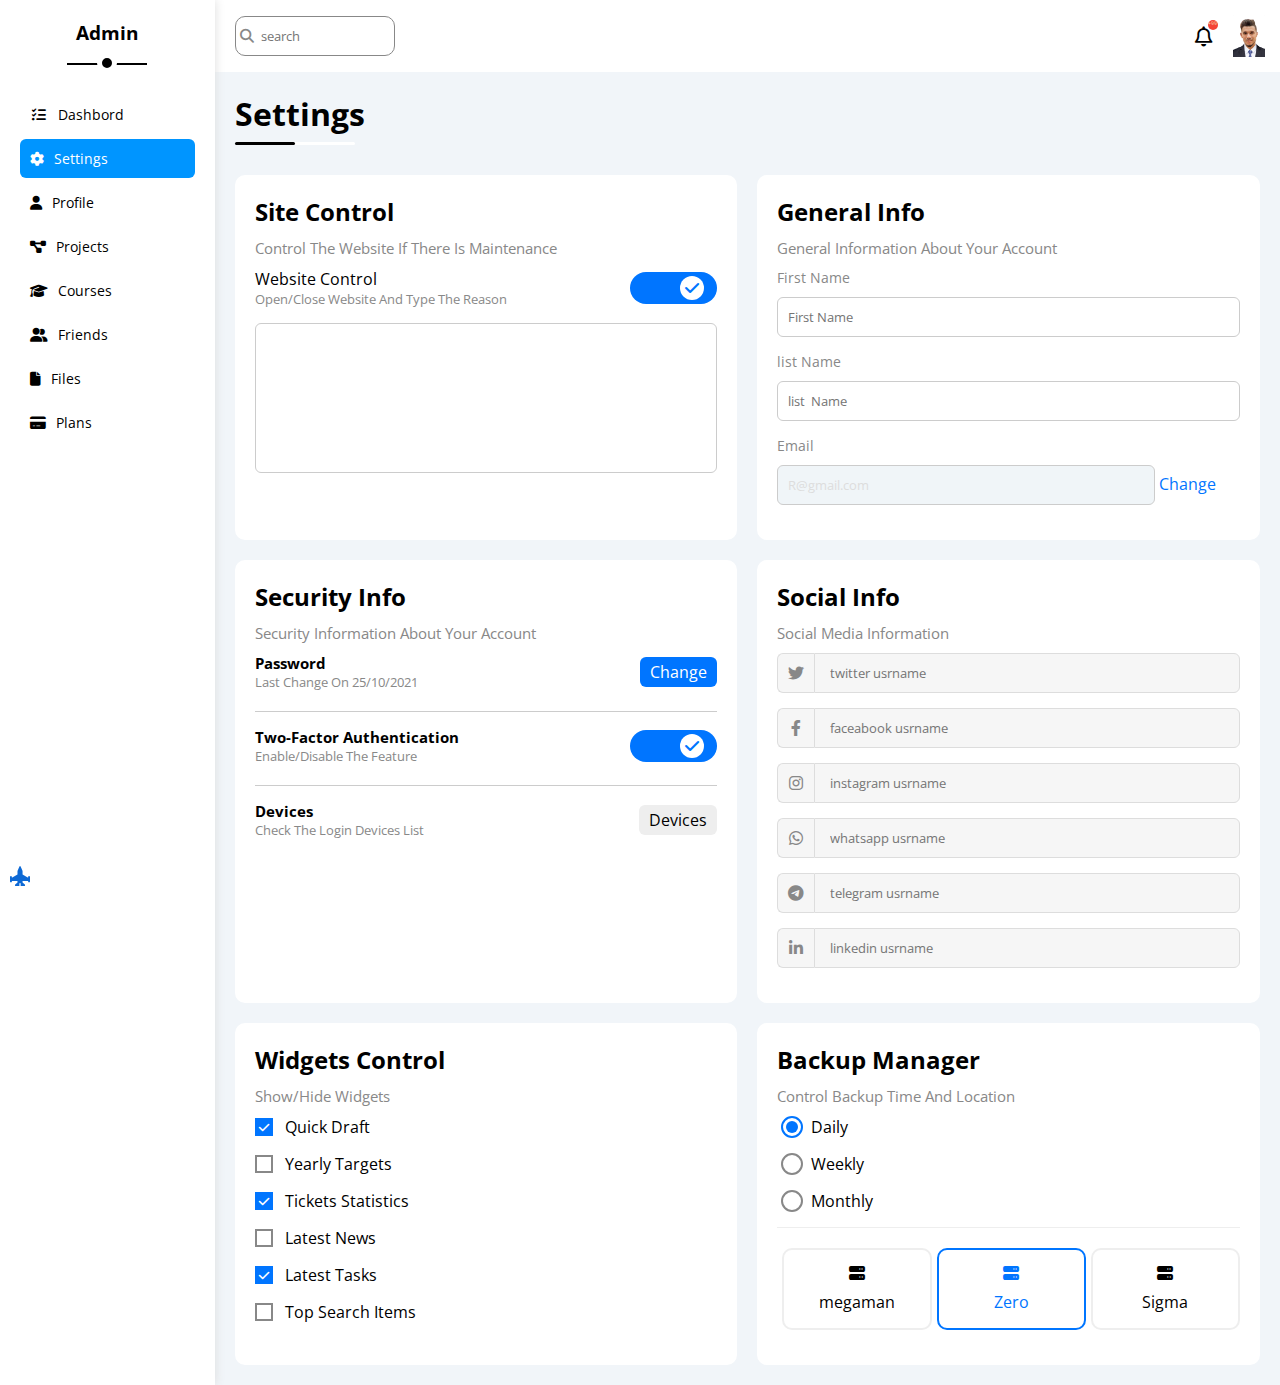
<file: Settings.html>
<!DOCTYPE html>
<html lang="en">
  <head>
    <meta charset="UTF-8" />
    <meta name="viewport" content="width=device-width, initial-scale=1.0" />
    <title>admin</title>

    <!-- ===== font Awesome ==== -->
    <link rel="stylesheet" href="css/all.min.css" />
    <!-- ======== css ======= -->
    <link rel="stylesheet" href="css/farmork.css" />
    <link rel="stylesheet" href="css/main.css" />
    <!-- ========= Google Fonts ====== -->
    <link rel="preconnect" href="https://fonts.googleapis.com" />
    <link rel="preconnect" href="https://fonts.gstatic.com" crossorigin />
    <link
      href="https://fonts.googleapis.com/css2?family=Open+Sans:ital,wght@0,300;0,400;0,500;0,600;0,700;0,800;1,300;1,400;1,500;1,600;1,700;1,800&display=swap"
      rel="stylesheet"
    />
  </head>
  <body>
    <div id="page" class="page d-flex">
      <div class="sidebar bg-white p-20 p-relative">
        <h3 class="p-relative text-c mt-0">Admin</h3>
        <ul>
          <li>
            <a
              class="align-center fs-14 c-black rad-6 p-10 w-100"
              href="index.html"
            >
              <i class="fa-solid fa-list-check fa-fw"></i>
              <span>Dashbord</span>
            </a>
          </li>

          <li>
            <a
              class="actave align-center fs-14 c-black rad-6 p-10 w-100"
              href="Settings.html"
            >
              <i class="fa-solid fa-gear"></i>
              <span>Settings</span>
            </a>
          </li>

          <li>
            <a
              class="align-center fs-14 c-black rad-6 p-10 w-100"
              href="Profile.html"
            >
              <i class="fa-solid fa-user"></i>
              <span>Profile</span>
            </a>
          </li>

          <li>
            <a
              class="align-center fs-14 c-black rad-6 p-10 w-100"
              href="Projects.html"
            >
              <i class="fa-solid fa-diagram-project"></i>
              <span>Projects</span>
            </a>
          </li>

          <li>
            <a
              class="align-center fs-14 c-black rad-6 p-10 w-100"
              href="Courses.html"
            >
              <i class="fa-solid fa-graduation-cap"></i>
              <span>Courses</span>
            </a>
          </li>

          <li>
            <a
              class="align-center fs-14 c-black rad-6 p-10 w-100"
              href="Friends.html"
            >
              <i class="fa-solid fa-user-group"></i>
              <span>Friends</span>
            </a>
          </li>

          <li>
            <a
              class="align-center fs-14 c-black rad-6 p-10 w-100"
              href="Files.html"
            >
              <i class="fa-solid fa-file"></i>
              <span class="fs-14">Files</span>
            </a>
          </li>
          <li>
            <a
              class="align-center fs-14 c-black rad-6 p-10 w-100"
              href="plans.html"
            >
              <i class="fa-solid fa-credit-card"></i>
              <span class="fs-14">Plans</span>
            </a>
          </li>
          
        </ul>

        <a class="top" href="#page"
          ><i class="fa-solid fa-jet-fighter-up"></i
        ></a>
      </div>

      <div class="content w-100">
        <!-- ======= Header ==== -->
        <header class="head bg-white p-15 align-center between-flex">
          <div class="search p-relative">
            <input class="p-10" type="search" placeholder="search" />
          </div>
          <div class="icons align-center">
            <span class="p-relative noification">
              <i class="fa-regular fa-bell fa-lg"></i>
            </span>
            <img src="imgs/avatar.png" alt="" />
          </div>
        </header>
        <h1 class="p-relative">Settings</h1>
        <div class="Settings-Page m-20 d-grid gap-20">
          <!-- ========= Site Control ============    -->
          <section class="Site-Control p-20 bg-white rad-10">
            <h2 class="mt-0 mb-10">Site Control</h2>
            <p class="mt-0 mb-10 c-grey fs-15">
              Control The Website If There Is Maintenance
            </p>

            <div class="mb-15 between-flex align-center">
              <div>
                <span>Website Control </span>
                <p class="c-grey mt-5 mb-0 fs-13">
                  Open/Close Website And Type The Reason
                </p>
              </div>
              <div>
                <label>
                  <input type="checkbox" class="toggle-checkbox" checked />
                  <div class="toggle-switch"></div>
                </label>
              </div>
            </div>

            <textarea
              class="close-message b-none p-10 rad-6 d-block w-100"
              placeholder="close message content"
            >
            </textarea>
          </section>

          <!-- =============== General Info ================= -->
          <section class="Site-Control p-20 bg-white rad-10">
            <h2 class="mt-0 mb-10">General Info</h2>
            <p class="mt-0 mb-10 c-grey fs-15">
              General Information About Your Account
            </p>
            <div class="mb-15">
              <label class="fs-14 c-grey d-block mb-10" for="frist"
                >First Name
              </label>
              <input
                class="b-none border-ccc p-10 rad-6 d-block w-100"
                type="text"
                placeholder="First Name"
                id="frist"
              />
            </div>

            <div class="mb-15">
              <label class="fs-14 c-grey d-block mb-10" for="list "
                >list Name
              </label>
              <input
                class="b-none border-ccc p-10 rad-6 d-block w-100"
                type="text"
                placeholder="list  Name"
                id="list "
              />
            </div>

            <div class="mb-15">
              <label class="fs-14 c-grey d-block mb-10" for="Email"
                >Email
              </label>
              <input
                class="Email b-none border-ccc p-10 rad-6 d-block w-100"
                type="Email"
                placeholder="Email"
                id="Email"
                value="R@gmail.com"
                disabled
              />
              <a class="c-blue" href="#">Change</a>
            </div>
          </section>

          <!-- =============== Security Info ================= -->
          <section class="Security-Info p-20 bg-white rad-10">
            <h2 class="mt-0 mb-10">Security Info</h2>
            <p class="mt-0 mb-10 c-grey fs-15">
              Security Information About Your Account
            </p>

            <div
              class="box-security between-flex align-center mb-15 border-bottom pb-20"
            >
              <div class="infp">
                <h2 class="fs-15">Password</h2>
                <p class="c-grey fs-13 mt-5 mb-0">Last Change On 25/10/2021</p>
              </div>
              <a class="btn-shape c-white bg-blue" href="">Change</a>
            </div>

            <div
              class="box-security between-flex align-center mb-15 border-bottom pb-20"
            >
              <div class="infp">
                <h2 class="fs-15">Two-Factor Authentication</h2>
                <p class="c-grey fs-13">Enable/Disable The Feature</p>
              </div>
              <label>
                <input type="checkbox" class="toggle-checkbox" checked />
                <div class="toggle-switch"></div>
              </label>
            </div>

            <div class="box-security between-flex align-center">
              <div class="infp">
                <h2 class="fs-15">Devices</h2>
                <p class="c-grey fs-13">Check The Login Devices List</p>
              </div>
              <a class="btn-shape bg-eee c-black" href="">Devices</a>
            </div>
          </section>

          <!-- ==================== Social Info ================= -->

          <section class="Social-Bx p-20 bg-white rad-10">
            <h2 class="mt-0 mb-10">Social Info</h2>
            <p class="mt-0 mb-10 c-grey fs-15">Social Media Information</p>

            <div class="d-flex align-center mb-15">
              <i class="fa-brands fa-twitter center-flex c-grey"></i>
              <input type="text" class="w-100" placeholder="twitter usrname" />
            </div>

            <div class="d-flex align-center mb-15">
              <i class="fa-brands fa-facebook-f center-flex c-grey"></i>
              <input
                type="text"
                class="w-100"
                placeholder="faceabook usrname"
              />
            </div>

            <div class="d-flex align-center mb-15">
              <i class="fa-brands fa-instagram center-flex c-grey"></i>
              <input
                type="text"
                class="w-100"
                placeholder="instagram usrname"
              />
            </div>
            <div class="d-flex align-center mb-15">
              <i class="fa-brands fa-whatsapp center-flex c-grey"></i>
              <input type="text" class="w-100" placeholder="whatsapp usrname" />
            </div>
            <div class="d-flex align-center mb-15">
              <i class="fa-brands fa-telegram center-flex c-grey"></i>
              <input type="text" class="w-100" placeholder="telegram usrname" />
            </div>
            <div class="d-flex align-center mb-15">
              <i class="fa-brands fa-linkedin-in center-flex c-grey"></i>
              <input type="text" class="w-100" placeholder="linkedin usrname" />
            </div>
          </section>

          <!-- ================= Widgets-Control =============== -->
          <section class="Widgets-Control p-20 bg-white rad-10">
            <h2 class="mt-0 mb-10">Widgets Control</h2>
            <p class="mt-0 mb-10 c-grey fs-15">Show/Hide Widgets</p>

            <div class="control align-centerr mb-15">
              <input type="checkbox" id="one" checked />
              <label for="one"> Quick Draft </label>
            </div>

            <div class="control align-centerr mb-15">
              <input type="checkbox" id="Targets" />
              <label for="Targets">Yearly Targets </label>
            </div>

            <div class="control align-centerr mb-15">
              <input type="checkbox" id="Statistics" checked />
              <label for="Statistics">Tickets Statistics </label>
            </div>

            <div class="control align-centerr mb-15">
              <input type="checkbox" id="LatestNews" />
              <label for="LatestNews"> Latest News </label>
            </div>

            <div class="control align-centerr mb-15">
              <input type="checkbox" id="LatestTasks" checked />
              <label for="LatestTasks"> Latest Tasks </label>
            </div>

            <div class="control align-centerr mb-15">
              <input type="checkbox" id="Top-Search-Items" />
              <label for="Top-Search-Items"> Top Search Items </label>
            </div>
          </section>

          <!-- ================= Backup Manager =============== -->

          <section class="Backup-Manager p-20 bg-white rad-10">
            <h2 class="mt-0 mb-10">Backup Manager</h2>
            <p class="mt-0 mb-10 c-grey fs-15">
              Control Backup Time And Location
            </p>

            <div class="radio-conreol">
              <div class="date align-centerr mb-15">
                <input type="radio" id="Daily" checked name="time" />
                <label for="Daily">Daily </label>
              </div>
              <div class="date align-centerr mb-15">
                <input type="radio" id="Weekly" name="time" />
                <label for="Weekly">Weekly </label>
              </div>
              <div class="date align-centerr mb-15">
                <input type="radio" id="Monthly" name="time" />
                <label for="Monthly">Monthly </label>
              </div>
            </div>

            <div class="servers align-center text-c">
              <input type="radio" name="servers" id="server-One" />
              <div class="server mb-15 rad-10 w-100">
                <label class="d-block m-15" for="server-One">
                  <i class="fa-solid fa-server d-block mb-10"></i>
                  megaman
                </label>
              </div>

              <input type="radio" name="servers" id="server-Zero" checked />
              <div class="server mb-15 rad-10 w-100">
                <label class="d-block m-15" for="server-Zero">
                  <i class="fa-solid fa-server d-block mb-10"></i>
                  Zero
                </label>
              </div>

              <input type="radio" name="servers" id="server-Sigma" />
              <div class="server mb-15 rad-10 w-100">
                <label class="d-block m-15" for="server-Sigma">
                  <i class="fa-solid fa-server d-block mb-10"></i>
                  Sigma
                </label>
              </div>
            </div>

            
          </section>
        </div>
      </div>
    </div>
  </body>
</html>
</file>
<file: css/farmork.css>
/* ==== Box ======  */
.d-block {
  display: block;
}
.d-block {
  display: block;
}
.d-flex {
  display: flex;
}
.align-center {
  display: flex;
  align-items: center;
}
.flex {
  flex-grow: 1;
}
.between-flex {
  display: flex;
  justify-content: space-between;
}
.center-flex {
  display: flex;
  justify-content: center;
  align-items: center;
}
.d-grid {
  display: grid;
}
.gap-20 {
  gap: 20px;
}

@media (max-width: 768px) {
  .block-mobile {
    display: block;
  }
  .hide-mobile {
    display: none;
  }
}

/* ===== Margin and padding ================= */
.p-10 {
  padding: 10px;
}
.p-15 {
  padding: 15px;
}
.p-20 {
  padding: 20px;
}
.p-tb-15 {
  padding-top: 15px;
  padding-bottom: 15px;
}
.pl-15 {
  padding-left: 15px;
}
.pt-15 {
  padding-top: 15px;
}
.pt-10 {
  padding-top: 10px;
}
.pb-10 {
  padding-bottom: 10px;
}
.pt-20{
padding-top: 20px;
}
.pb-20 {
  padding-bottom: 20px;
}
.m-0 {
  margin: 0;
}
.m-20 {
  margin: 20px;
}
.mt-0 {
  margin-top: 0;
}
.mt-5 {
  margin-top: 5;
}
.mt-10 {
  margin-top: 10px;
}
.mt-15 {
  margin-top: 15px;
}
.m-15 {
  margin-bottom: 15px;
}
.mt-20 {
  margin-top: 20px;
}
.mt-25 {
  margin-top: 25px;
}
.mb-20 {
  margin-bottom: 20px;
}
.mb-5 {
  margin-bottom: 5px;
}
.mb-10 {
  margin-bottom: 10px;
}
.mb-15{
  margin-bottom: 15px;
}
.mr-10{
  margin-right: 10px;
}
.mr-15 {
  margin-right: 15px;
}
/* ========= Color ========================= */
.bg-white {
  background-color: white;
}
.bg-blue {
  background: var(--blue-color);
}
.bg-orange {
  background: var(--orange-color);
}
.bg-green {
  background: var(--green-color);
}
.bg-red {
  background: var(--red-color);
}
.bg-eee {
  background-color: #eee;
}
.c-black {
  color: black;
}
.c-blue {
  color: var(--blue-color);
}
.c-grey {
  color: var(--grey-color);
}
.c-white {
  color: white;
}
.c-orange {
  color: var(--orange-color);
}
.c-green {
  color: var(--green-color);
}
.c-red {
  color: var(--red-color);
}
/* ======== Position ================= */
.p-relative {
  position: relative;
}
.p-absolute{
  position: absolute;
}

/* ========= Font =========================  */
.text-c {
  text-align: center;
}
.fs-13 {
  font-size: 13px;
}
.fs-14 {
  font-size: 14px;
}
.fw-bold {
  font-weight: bold;
}
.fs-15 {
  font-size: 15px;
}
@media (max-width: 768px) {
  .text-c-mobile {
    text-align: center;
  }
  .block-mobile {
    display: block;
  }
}
/* ========= Border ==================== */
.rad-6 {
  border-radius: 6px;
}
.rad-10 {
  border-radius: 10px;
}
.rad-half {
  border-radius: 50%;
}

.b-none {
  border: none;
}
.border-bottom {
  border-bottom: 1px solid #ccc;
}
.border-ccc {
  border: 1px solid #ccc;
}
.border-eee {
  border: 1px solid #eee;
}

/* ========= Width and height =========================  */

.w-100 {
  width: 100%;
}
.w-fitContent {
  width: fit-content;
}
.h-full {
  height: 100%;
}
/* =========== btn sheap ========== */
.btn-shape {
  padding: 4px 10px;
  border-radius: 6px;
}
</file>
<file: css/main.css>
:root {
  --blue-color: #0075ff;
  --blue-alt-color: #0d69d5;
  --orange-color: #f59e0b;
  --green-color: #22c55e;
  --red-color: #f44336;
  --grey-color: #888;

  --tran-5: 0.5s;
}

* {
  font-family: "Open Sans", sans-serif;
  box-sizing: border-box;
  margin: 0;
  padding: 0;
  scroll-behavior: smooth;
}
*:focus {
  outline: none;
}
ul {
  list-style: none;
  padding: 0;
}
a {
  text-decoration: none;
}
.page {
  background-color: #f1f5f9;
  min-height: 100vh;
}
::-webkit-scrollbar {
  width: 15px;
}
::-webkit-scrollbar-track {
  background: white;
}
::-webkit-scrollbar-thumb {
  background-color: var(--blue-color);
}
::-webkit-scrollbar-thumb:hover {
  background-color: var(--blue-alt-color);
}
.top {
  scroll-behavior: smooth;
  position: fixed;
  bottom: 10px;
  left: 10px;
  font-size: 20px;
  overflow-y: scroll;
  scroll-behavior: smooth;
  color: var(--blue-alt-color);
}
/* ======= Sidebar ============== */
.sidebar {
  width: 250px;
  box-shadow: 0 0 10px #ddd;
}
.sidebar > h3 {
  margin-bottom: 50px;
}
.sidebar > h3::after {
  content: "";
  position: absolute;
  width: 10px;
  height: 10px;
  border-radius: 50%;
  background-color: black;
  border: 5px solid white;
  bottom: -28px;
  left: 50%;
  transform: translateX(-50%);
}
.sidebar > h3::before {
  content: "";
  position: absolute;
  width: 80px;
  height: 2px;
  background-color: black;
  bottom: -20px;
  transform: translateX(-50%);
  left: 50%;
}

.sidebar ul li a {
  transition: 0.3s;
  margin-bottom: 5px;
}
.sidebar ul li a:hover,
.sidebar ul li .actave {
  background-color: rgb(0, 149, 255);
  color: #fff;
}
.sidebar ul li a span {
  margin-left: 10px;
}

/* ===== Media sidebar  */
@media (max-width: 767px) {
  .sidebar {
    width: 55px;
    padding: 10px;
  }
  .sidebar ul li a span {
    display: none;
  }
  .sidebar h3 {
    font-size: 13px;
    margin-bottom: 15px;
  }
  .sidebar h3::before,
  .sidebar h3::after {
    display: none;
  }
}
/* ========== content ====== */
.content {
  overflow: hidden;
}

.head .search::before {
  font-family: var(--fa-style-family-classic);
  content: "\f002";
  font-weight: 900;
  position: absolute;
  top: 50%;
  transform: translateY(-50%);
  left: 10px;
  font-size: 14px;
  color: var(--grey-color);
}
.head .search input {
  border: 1px solid var(--grey-color);
  padding-left: 25px;
  border-radius: 10px;
  margin-left: 5px;
  transition: 0.3s ease;
  width: 160px;
  transition: width 0.3s;
}
.head .search input:focus {
  width: 200px;
}

.head .search input:focus::placeholder {
  position: absolute;
  top: 0;
}

.head .icons .noification::before {
  content: "+99";
  width: 10px;
  height: 10px;
  border-radius: 50%;
  background-color: var(--red-color);
  position: absolute;
  top: -5px;
  right: -5px;
  font-size: 5px;
  color: wheat;
}
.head .icons .noification {
  cursor: pointer;
  transition: var(--tran-5);
}
.head .icons .noification:hover {
  color: var(--red-color);
}
.head img {
  width: 32px;
  margin-left: 20px;
}

.page h1 {
  margin: 20px 20px 40px;
}
.page h1::after {
  content: "";
  height: 3px;
  width: 60px;
  background-color: black;
  position: absolute;
  bottom: -10px;
  left: 0;
  border-radius: 6px;
}
.page h1::before {
  content: "";
  height: 3px;
  width: 120px;
  background-color: #fff;
  position: absolute;
  bottom: -10px;
  left: 0;
  border-radius: 6px;
}
/* ============ wrapper ============ */
.wrapper {
  grid-template-columns: repeat(auto-fill, minmax(450px, 1fr));
  margin-left: 20px;
  margin-right: 20px;
  margin-bottom: 20px;
}
@media (max-width: 768px) {
  .wrapper {
    grid-template-columns: minmax(150px, 1fr);
    margin-left: 10px;
    margin-right: 10px;
    gap: 10px;
  }
}

/* ====== Welcome widget ======== */
.welcome {
  overflow: hidden;
}
.welcome .avatar {
  width: 64px;
  height: 64px;
  border: 2px solid #fff;
  border-radius: 50%;
  padding: 3px;
  box-shadow: 0 0 5px #ddd;
  margin-left: 20px;
  margin-top: -32px;
}
.welcome .intro img {
  width: 170px;
  margin-bottom: -10px;
}
.welcome .body {
  border-top: 1px solid #eee;
  border-bottom: 1px solid #eee;
}
.welcome .body > div {
  flex: 1;
}
.welcome .visit {
  margin: 0 15px 15px auto;
  transition: 0.3s;
}
.welcome .visit:hover {
  background-color: var(--blue-alt-color);
}
@media (max-width: 767px) {
  .welcome .intro {
    padding-bottom: 30px;
  }

  .welcome .avatar {
    margin-left: 0;
  }
  .welcome .body > div:not(:last-child) {
    margin-bottom: 20px;
  }
}

/* ============ Quick Draft Widget ========= */
.quick-Draft textarea {
  resize: none;
  min-height: 180px;
}
.quick-Draft .save {
  margin-left: auto;
  transition: 0.3s;
  cursor: pointer;
}
.quick-Draft .save:hover {
  background-color: var(--blue-alt-color);
}

/* ========= Target ========= */
.target .target-row .icon {
  width: 80px;
  height: 80px;
  margin-right: 15px;
}
.target .detalis {
  flex: 1;
}
.target .detalis .progress {
  height: 4px;
}
.target .detalis .progress > span {
  position: absolute;
  top: 0;
  left: 0;
  height: 100%;
}
.target .detalis .progress > span span {
  position: absolute;
  bottom: 16px;
  right: -16px;
  color: #fff;
  padding: 2px 5px;
  border-radius: 6px;
  font-size: 12px;
}
.target .detalis .progress > span span::after {
  content: "";
  position: absolute;
  border: 5px solid transparent;
  bottom: -12px;
  left: 50%;
  transform: translateX(-50%);
}
/*============== target Colors ========== */
.target .detalis .progress > .blue span::after {
  border-top: 8px solid var(--blue-color);
}

.target .detalis .progress > .orange span::after {
  border-top: 8px solid var(--orange-color);
}

.target .detalis .progress > .green span::after {
  border-top: 8px solid var(--green-color);
}

.blue .icon,
.blue .progress {
  background-color: rgb(0 177 255 /20%);
}
.green .icon,
.green .progress {
  background-color: rgb(34 197 94 /20%);
}
.orange .icon,
.orange .progress {
  background-color: rgb(245 158 11/20%);
}

/* ======== Tickets ======= */
.ticket .box {
  text-align: center;
  grid-template-columns: repeat(auto-fill, minmax(200px, 1fr));
}
.ticket .box .card {
  border: 0.1px solid #ccc;
  padding: 20px;
  border-radius: 6px;
  transition: var(--tran-5);
  cursor: pointer;
}
.ticket .box .card:hover {
  background-color: #ddd;
  color: var(--blue-alt-color);
}
.ticket .box .card {
  p {
    color: grey;
  }
}

/* ================= Latest News ===== */
.Latest-News .news-row:not(:last-of-type) {
  margin-bottom: 20px;
  padding-bottom: 20px;
  border: 1px solid #eee;
}
.Latest-News .news-row {
  padding-top: 20px;
  cursor: pointer;
  transition: var(--tran-5);
}
.Latest-News .news-row:hover {
  background-color: #ddd;
  padding: 20px;
}
.Latest-News .news-row img {
  width: 100px;
  border-radius: 6px;
  margin-right: 15px;
}
.Latest-News .info {
  flex-grow: 1;
}
.Latest-News .info h3 {
  margin: 0 0 6px;
  font-size: 16px;
}
.Latest-News .label {
  transition: var(--tran-5);
}
.Latest-News .label:hover {
  background-color: var(--blue-color);
  color: white;
  padding-left: 20px;
  padding-right: 20px;
}
@media (max-width: 768px) {
  .Latest-News .label {
    width: fit-content;
    margin: 10px auto;
  }
}

/* ======== Latest Tasks ========= */

.tasks-row:not(:last-of-type) {
  padding-bottom: 20px;
  margin-bottom: 20px;
  border-bottom: 1px solid #eee;
}
.tasks-row {
  transition: var(--tran-5);
}
.tasks-row:hover {
  background-color: #ddd;
  padding-left: 20px;
  padding-right: 20px;
  padding-bottom: 10px;
  padding-top: 10px;
  border-radius: 10px;
}
.Tasks .info {
  flex-grow: 1;
}
.Tasks .done {
  opacity: 0.3;
}
.Tasks .done h3,
.Tasks .done p {
  text-decoration: line-through;
}
.Tasks .delet {
  transition: var(--tran-5);
  cursor: pointer;
}
.Tasks .delet:hover {
  color: var(--red-color);
}
/*============== Search Items ======== */
.Search-Items .item {
  border-bottom: 1px solid #eee;
  transition: var(--tran-5);
}
.Search-Items .item:hover {
  background-color: var(--blue-color);
  padding-left: 20px;
  padding-right: 20px;
  border-radius: 6px;
  color: white;
}
.Search-Items .item:hover .count {
  color: #000000;
}

/* =========== Latest Upload =========== */
.Latest-Uploads .uploads {
  border-bottom: 1px solid #eee;
  transition: var(--tran-5);
}
.Latest-Uploads .uploads:hover {
  background-color: var(--blue-alt-color);
  padding: 15px 20px;
  border-radius: 10px;
}
.Latest-Uploads .uploads .icon {
  margin-right: 10px;
}
.Latest-Uploads .uploads .icon img {
  width: 30px;
}
.Latest-Uploads .uploads .info {
  flex: 1;
}

/* ========= Last Project Progress =======  */
.Last-Project ul::before {
  content: "";
  position: absolute;
  left: 11px;
  width: 2px;
  height: 100%;
  background-color: var(--blue-color);
}
.Last-Project ul li::before {
  content: "";
  width: 20px;
  height: 20px;
  display: block;
  border-radius: 50%;
  background-color: white;
  border: 2px solid white;
  outline: 2px solid var(--blue-color);
  margin-right: 15px;
  z-index: 2;
}
.Last-Project ul li.done::before {
  background-color: var(--blue-color);
}
.Last-Project ul li.current:before {
  animation: change-Color 0.9s infinite;
}
.launch-icon {
  position: absolute;
  right: 10px;
  bottom: 25%;
  transform: translateX(-50%);
  width: 160px;
  opacity: 0.1;
}

/* =============Reminders ================= */
.Reminders ul li .kay {
  width: 15px;
  height: 15px;
}
.Reminders ul li > .blue {
  border-left: 2px solid var(--blue-color);
}
.Reminders ul li > .orange {
  border-left: 2px solid var(--orange-color);
}
.Reminders ul li > .green {
  border-left: 2px solid var(--green-color);
}
.Reminders ul li > .red {
  border-left: 2px solid var(--red-color);
}
/* ==========Latest Post ============  */

.posts .img {
  overflow: hidden;
  width: 40px;
  margin-right: 20px;
}
.posts .img img {
  width: 100%;
}
.postsBox {
  border-bottom: 1px solid #ccc;
}
.posts > p {
  font-weight: 600;
}
.fa-heart {
  transition: var(--tran-5);
  cursor: pointer;
}
.fa-heart:hover {
  color: red;
  font-size: 15px;
}

/* =============== Social Media Stats ============= */
.Social-Media .box {
  padding-left: 70px;
}
.Social-Media .box .icon {
  position: absolute;
  left: 0;
  top: 0;
  width: 52px;
  transition: var(--tran-5);
}
.Social-Media .box .icon:hover {
  transform: rotate(5deg);
}
.Social-Media .twitter {
  background: rgb(29 161 242/20%);
  color: #1da1f2;
}
.Social-Media .twitter .icon,
.Social-Media .twitter a {
  background-color: #1da1f2;
}
.Social-Media .facebook {
  background-color: rgb(24 199 /20%);
  color: #1da1f2;
}
.Social-Media .facebook .icon,
.Social-Media .facebook a {
  background-color: #1877f2;
}

.Social-Media .youtube {
  background-color: rgb(255 0 0 /20%);
  color: #f00;
}
.Social-Media .youtube .icon,
.Social-Media .youtube a {
  background-color: #f00;
}

.Social-Media .linkedin {
  background-color: rgb(0 119 181 /20%);
  color: #0077b5;
}
.Social-Media .linkedin .icon,
.Social-Media .linkedin a {
  background-color: #0077b5;
}

/* =============== Table Projects ================= */
.Projects .responsive-Table {
  overflow-x: auto;
}
.Projects table {
  min-width: 1000px;
  border-spacing: 0;
}
.Projects table thead td {
  background-color: #eee;
  font-weight: bold;
}
.Projects table td {
  padding: 15px;
}

.Projects table tbody td {
  border-bottom: 1px solid #eee;
  border-left: 1px solid #eee;
  transition: var(--tran-5);
}
.Projects table tbody tr {
  transition: var(--tran-5);
  cursor: pointer;
}
.Projects table tbody tr:hover td {
  background-color: #eee;
}

.Projects table tbody td:last-child {
  border-right: 1px solid #eee;
}
.Projects table img {
  width: 32px;
  height: 32px;
  border-radius: 50%;
  padding: 2px;
  background: white;
}
.Projects table img:not(:first-child) {
  margin-left: -20px;
}

/* ========== page Settings ======  */
.Settings-Page {
  grid-template-columns: repeat(auto-fill, minmax(500px, 1fr));
}
@media (max-width: 768px) {
  .Settings-Page {
    grid-template-columns: minmax(100px, 1fr);
    margin-left: 10px;
    margin-right: 10px;
    gap: 10px;
  }
}
.Settings-Page .close-message {
  border: 1px solid #ccc;
  resize: none;
  min-height: 150px;
}

.Settings-Page .Email {
  display: inline-flex;
  width: calc(100% - 85px);
}
.Settings-Page :disabled {
  cursor: no-drop;
  background-color: #f0f5f8;
  color: #ddd;
}
/* ============Security-Info========= */

/* ================ Social Info ================ */
.Settings-Page .Social-Bx i {
  width: 40px;
  height: 40px;
  background: #f6f6f6;
  border: 1px solid #ddd;
  border-right: none;
  border-radius: 6px 0 0 6px;
  transition: var(--tran-5);
}
.Settings-Page .Social-Bx input {
  height: 40px;
  border: 1px solid #ddd;
  background: #f6f6f6;
  border-radius: 0 6px 6px 0;
  padding-left: 15px;
}
.Settings-Page .Social-Bx > div:focus-within i {
  color: black;
}

/*  ================= Widgets-Control ===============  */
.Widgets-Control .control input[type="checkbox"] {
  -webkit-appearance: none;
  appearance: none;
  display: none;
}
.Widgets-Control .control label {
  padding-left: 30px;
  cursor: pointer;
  position: relative;
}
.Widgets-Control .control label::before {
  content: "";
  position: absolute;
  left: 0;
  top: 50%;
  width: 14px;
  height: 14px;
  border: 2px solid var(--grey-color);
  margin-top: -9px;
}
.Widgets-Control .control label:hover:before {
  border-color: var(--blue-alt-color);
}
.Widgets-Control .control label::after {
  content: "\f00c";
  font-family: var(--fa-style-family-classic);
  font-weight: 900;
  position: absolute;
  left: 0;
  top: 50%;
  margin-top: -9px;
  background-color: var(--blue-color);
  color: white;
  font-size: 12px;
  width: 18px;
  height: 18px;
  display: flex;
  align-items: center;
  justify-content: center;
  transform: scale(0) rotate(360deg);
  transition: var(--tran-5);
}

.Widgets-Control .control input[type="checkbox"]:checked + label::after {
  transform: scale(1);
}
/* ================= Backup Manager ===============  */
.Backup-Manager input[type="radio"] {
  -webkit-appearance: none;
  appearance: none;
}
.Backup-Manager .date label {
  padding-left: 30px;
  cursor: pointer;
  position: relative;
}
.Backup-Manager .date label::before {
  content: "";
  position: absolute;
  top: 50%;
  left: 0;
  margin-top: -11px;
  width: 18px;
  height: 18px;
  border-radius: 50%;
  border: 2px solid var(--grey-color);
}
.Backup-Manager .date label::after {
  content: "";
  position: absolute;
  top: 5px;
  left: 5px;
  width: 12px;
  height: 12px;
  background-color: var(--blue-color);
  border-radius: 50%;
  transition: var(--tran-5);
  transform: scale(0) rotate(360deg);
}
.Backup-Manager .date input[type="radio"]:checked + label::before {
  border-color: var(--blue-color);
}
.Backup-Manager .date input[type="radio"]:checked + label::after {
  transform: scale(1);
}

.Backup-Manager .servers {
  border-top: 1px solid #eee;
  padding-top: 20px;
}
@media (max-width: 768px) {
  .Backup-Manager .servers {
    flex-wrap: wrap;
  }
}
.Backup-Manager .servers .server {
  border: 2px solid #eee;
  position: relative;
  margin-left: 5px;
  padding-top: 15px;
}
.Backup-Manager .servers .server label {
  cursor: pointer;
}
.Backup-Manager .servers input[type="radio"]:checked + .server {
  border-color: var(--blue-color);
  color: var(--blue-color);
}

/* ======  toggle-checkbox ================= */
.toggle-checkbox {
  -webkit-appearance: none;
  appearance: none;
  display: none;
}
.toggle-switch {
  background-color: #ccc;
  width: 87px;
  height: 32px;
  border-radius: 16px;
  position: relative;
  transition: var(--tran-5);
  cursor: pointer;
}
.toggle-switch::before {
  font-family: var(--fa-style-family-classic);
  content: "\f00d";
  font-weight: 900;
  background-color: white;
  width: 24px;
  height: 24px;
  position: absolute;
  border-radius: 50%;
  top: 4px;
  left: 4px;
  display: flex;
  align-items: center;
  justify-content: center;
  color: #aaa;
  transition: var(--tran-5);
}
.toggle-checkbox:checked + .toggle-switch {
  background-color: var(--blue-color);
}
.toggle-checkbox:checked + .toggle-switch::before {
  left: 50px;
  color: var(--blue-color);
  content: "\f00c";
}

/* =========== Page profile  =============== */
@media (max-width: 767px) {
  .profile-page .overview {
    flex-direction: column;
  }
}
.profile-page .avatar-box {
  width: 300px;
}
@media (min-width: 768px) {
  .profile-page .avatar-box {
    border-right: 1px solid #eee;
  }
}
.profile-page .avatar-box > img {
  width: 120px;
  height: 120px;
  border-radius: 50%;
}
.profile-page .avatar-box .level {
  height: 8px;
  overflow: hidden;
  margin: auto;
  width: 70%;
}
.profile-page .avatar-box .level span {
  position: absolute;
  left: 0;
  top: 0;
  height: 100%;
  border-radius: 50px;
  background: var(--blue-color);
}

.profile-page .info-box .box {
  flex-wrap: wrap;
  border-bottom: 1px solid #eee;
  transition: var(--tran-5);
}
.profile-page .info-box .box:hover {
  background-color: #f6f6f6;
}
.profile-page .info-box .box > div {
  min-width: 250px;
}
@media (max-width: 767px) {
  .profile-page .info-box .box > div,
  .profile-page .info-box h4 {
    text-align: center;
  }
}
.profile-page .info-box h4 {
  font-weight: normal;
  margin-bottom: 10px;
}

.profile-page .toggle-switch {
  background-color: #ccc;
  width: 62px;
  height: 13px;
  border-radius: 16px;
  position: relative;
  transition: var(--tran-5);
  cursor: pointer;
}
.profile-page .toggle-switch::before {
  font-family: var(--fa-style-family-classic);
  content: "\f00d";
  font-weight: 900;
  background-color: white;
  width: 11px;
  height: 11px;
  position: absolute;
  border-radius: 50%;
  top: 1px;
  left: 2px;
  display: flex;
  align-items: center;
  justify-content: center;
  color: #aaa;
  transition: var(--tran-5);
  font-size: 11px;
}
@media (max-width: 767px) {
  .profile-page .toggle-switch {
    margin: auto;
  }
}

/* ======= Other Data ===== */
@media (max-width: 767px) {
  .profile-page .other-data {
    flex-direction: column;
  }
}
.profile-page .skills-card {
  flex-grow: 1;
}
.profile-page .skills-card ul li {
  padding: 15px 0;
}
.profile-page .skills-card ul li:not(:last-child) {
  border-bottom: 1px solid #eee;
}
.profile-page .skills-card ul li span {
  display: inline-flex;
  padding: 4px 10px;
  background: #eee;
  border-radius: 6px;
  font-size: 14px;
}
.profile-page .skills-card ul li span:not(:last-child) {
  margin-right: 5px;
}
.profile-page .skills-card ul li span {
  transition: var(--tran-5);
}
.profile-page .skills-card ul li span:hover {
  background-color: var(--blue-color);
  color: #fff;
}

.profile-page .Activities {
  flex-grow: 2;
}

.profile-page .Activities .activity:not(:last-of-type) {
  border-bottom: 1px solid #eee;
  margin-bottom: 20px;
  padding-bottom: 20px;
}
.profile-page .Activities .activity {
  transition: var(--tran-5);
  border-radius: 10px;
}
.profile-page .Activities .activity:hover,
.profile-page .activity:hover .activity span {
  background-color:#d4d8dbb6;
  padding: 10px;
}
.profile-page .Activities img {
  width: 64px;
  height: 64px;
  border-radius: 50%;
  margin-right: 10px;
}
@media (min-width: 768px) {
  .profile-page .Activities .date {
    margin-left: auto;
    text-align: right;
  }
}
@media (max-width: 767px) {
  .profile-page .activity {
    flex-direction: column;
  }
  .profile-page .activity img {
    margin-right: 0;
    margin-bottom: 15px;
  }

  .profile-page .activity .date {
    margin-top: 15px;
  }
}

/* =========== page-Projects============== */
.page-Projects {
  grid-template-columns: repeat(auto-fill, minmax(500px, 1fr));
  /* margin-left: 20px;
  margin-right: 20px;
  margin-bottom: 20px; */
}
@media (max-width: 767px) {
  .page-Projects {
    grid-template-columns: minmax(200px, 1fr);
    margin-right: 10px;
    margin-left: 10px;
    gap: 10px;
  }
}

.page-Projects .Projects-row .dete {
  position: absolute;
  right: 10px;
  top: 10px;
}
.page-Projects .Projects-row h2 {
  font-weight: normal;
  font-size: 16px;
}
.page-Projects .Projects-row .team {
  position: relative;
  min-height: 80px;
}
.page-Projects .Projects-row .team a {
  position: absolute;
  left: 0;
  bottom: 0;
  transition: var(--tran-5);
}
.page-Projects .Projects-row .team a:nth-child(2) {
  left: 25px;
}
.page-Projects .Projects-row .team a:nth-child(3) {
  left: 50px;
}
.page-Projects .Projects-row .team a:nth-child(4) {
  left: 75px;
}
.page-Projects .Projects-row .team a:hover {
  z-index: 99;
}
.page-Projects .Projects-row img {
  width: 40px;
  height: 40px;
  border-radius: 50%;
  border: 2px solid white;
}
.page-Projects .techs {
  justify-content: flex-end;
  border-top: 1px solid #eee;
  padding-top: 15px;
  margin-top: 15px;
}
.page-Projects .techs span {
  margin-left: 5px;
  width: fit-content;
}
@media (max-width: 767px) {
  .page-Projects .techs {
    flex-direction: column;
  }
  .page-Projects .techs span {
    margin: auto;
  }
  .page-Projects .techs span:not(:last-child) {
    margin-bottom: 15px;
  }
}
.page-Projects .info {
  border-top: 1px solid #eee;
  padding-top: 15px;
  margin-top: 15px;
}

.page-Projects .progress {
  height: 8px;
  width: 260px;
  position: relative;
  border-radius: 6px;
}
.page-Projects .progress span {
  position: absolute;
  top: 0;
  left: 0;
  height: 100%;
  border-radius: 6px;
}

@media (max-width: 767px) {
  .page-Projects .info {
    flex-direction: column;
    gap: 15px;
    text-align: center;
  }
  .page-Projects .progress {
    margin-bottom: 15px;
  }
}

/* ======= Page Courses ========  */
.page-Courses {
  grid-template-columns: repeat(auto-fill, minmax(300px, 1fr));
}
@media (max-width: 767px) {
  .page-Courses {
    grid-template-columns: minmax(200px, 1fr);
    margin-right: 10px;
    margin-left: 10px;
    gap: 10px;
  }
}
.page-Courses .logo {
  width: 60px;
  height: 60px;
  border-radius: 50%;
  position: absolute;
  top: 20px;
  left: 20px;
  border: 1px solid #eee;
}
.page-Courses .cavar {
  width: 100%;
  overflow: hidden;
  border-top-right-radius: 10px;
  border-top-left-radius: 10px;
}
.page-Courses .info {
  padding: 15px;
}
.page-Courses .info h2 {
  font-size: 18px;
  margin-bottom: 15px;
}
.page-Courses .info p {
  margin-bottom: 15px;
}
.page-Courses .foter {
  border-top: 1px solid #eee;
  padding: 20px 15px;
}
.page-Courses .foter a {
  position: absolute;
  top: -15px;
  left: 50%;
  transform: translateX(-50%);
}
/* ===============Page-friends============ */
.Page-friends {
  grid-template-columns: repeat(auto-fill, minmax(300px, 1fr));
  margin-right: 20px;
  margin-left: 20px;
}
@media (max-width: 767px) {
  .Page-friends {
    grid-template-columns: minmax(200px, 1fr);
    margin-right: 10px;
    margin-left: 10px;
    gap: 10px;
  }
}
.frinde-card {
  transition: var(--tran-5);
}
.frinde-card:hover {
  transform: scale(1.1);
}
.Page-friends .icon i {
  background: #eee;
  padding: 10px;
  border-radius: 50%;
  font-size: 13px;
  transition: var(--tran-5);
  cursor: pointer;
  color: #383737a9;
  transition: var(--tran-5);
}
.Page-friends .icon i:hover {
  background-color: var(--blue-color);
  color: white;
  transform: rotate(360deg);
}
.Page-friends .personal {
  text-align: center;
}
.Page-friends .personal img {
  width: 100px;
  height: 100px;
  border-radius: 50%;
  margin-bottom: 10px;
}
.Page-friends .info span {
  font-size: 14px;
  font-weight: 500;
  padding-left: 5px;
}
/* ===========Page-Files============== */
.Page-Files {
  flex-direction: row-reverse;
  align-items: flex-start;
}
@media (max-width: 767px) {
  .Page-Files {
    flex-direction: column;
    align-items: normal;
  }
}
.Page-Files .files-stats {
  min-width: 260px;
}
.Page-Files .files-stats .icon {
  width: 40px;
  height: 40px;
  margin-right: 10px;
}
.Page-Files .files-stats .size {
  margin-left: auto;
}
.Page-Files .files-stats .blue {
  background-color: rgb(0 177 255 /20%);
}
.Page-Files .files-stats .green {
  background-color: rgb(34 197 94 /20%);
}
.Page-Files .files-stats .upload {
  margin: 15px auto 0;
  padding: 10px 15px;
  transition: var(--tran-5);
}
.Page-Files .files-stats .upload:hover {
  background: var(--blue-alt-color);
}
.Page-Files .files-stats .upload:hover i {
  animation: go-up 0.8s infinite;
}

.Page-Files .files-content {
  flex: 1;
  grid-template-columns: repeat(auto-fill, minmax(140px, 1fr));
}
.Page-Files .files-content img {
  width: 40px;
  height: 40px;
  transition: var(--tran-5);
}
.Page-Files .files-content .file:hover img {
  transform: rotate(5deg);
}
.Page-Files .files-content .info {
  border-top: 1px solid #eee;
}

/* ============Page-Plans============= */
.Page-Plans {
  grid-template-columns: repeat(auto-fill, minmax(450px, 1fr));
  margin-left: 20px;
  margin-right: 20px;
  margin-bottom: 10px;
}
@media (max-width: 767px) {
  .Page-Plans {
    grid-template-columns: minmax(250px, 1fr);
    margin-left: 10px;
    margin-right: 10px;
    gap: 10px;
  }
}

.Page-Plans .heder {
  border: 3px solid white;
  outline: 3px solid transparent;
}
.Page-Plans h2 {
  font-weight: bold;
  font-size: 24px;
  margin-bottom: 10px;
}
.Page-Plans .blue {
  outline-color: var(--blue-color);
}
.Page-Plans .green {
  outline-color: var(--green-color);
}
.Page-Plans .orange {
  outline-color: var(--orange-color);
}

.Page-Plans .prise {
  position: relative;
  font-size: 40px;
  width: fit-content;
  margin: auto;
}
.Page-Plans .prise span {
  left: -20px;
  top: 0;
  font-size: 25px;
}
.Page-Plans ul span {
  flex-grow: 1;
}
.Page-Plans ul .btn {
  padding: 8px 10px;
  color: #fff;
  background: var(--green-color);
  border-radius: 6px;
}

/* ======== Animation -------------- */
@keyframes change-Color {
  from {
    background-color: var(--blue-color);
  }
  to {
    background-color: white;
  }
}
@keyframes go-up {
  0%,
  100% {
    transform: translateY(0);
  }
  50% {
    transform: translateY(-5px);
  }
}
</file>
